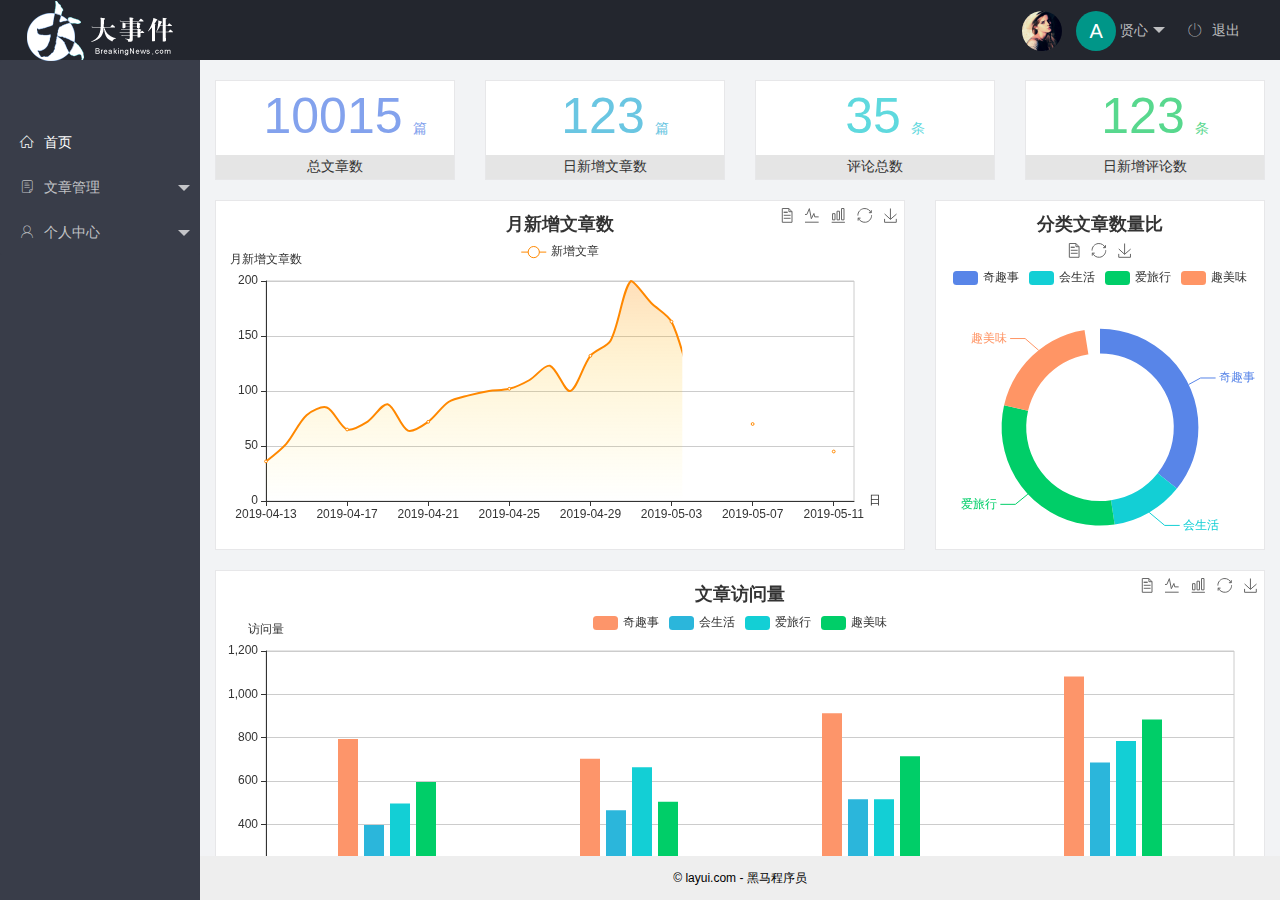
<file: assets/index.html>
<!DOCTYPE html>
<html>

<head>
    <meta charset="utf-8">
    <meta name="viewport" content="width=device-width, initial-scale=1, maximum-scale=1">
    <title>我的项目</title>
    <link rel="stylesheet" href="./fonts/iconfont.css">
    <link rel="stylesheet" href="./lib/layui/css/layui.css">
    <link rel="stylesheet" href="./css/index.css">
</head>

<body class="layui-layout-body">
    <div class="layui-layout layui-layout-admin">
        <div class="layui-header">
            <div class="layui-logo">
                <img src="./images/logo.png" alt="">
            </div>
            <!-- 头部区域（可配合layui已有的水平导航） -->

            <ul class="layui-nav layui-layout-right">
                <li class="layui-nav-item">
                    <a href="javascript:;">

                        <img src="./images/sample.jpg" alt="" class="avater">
                        <span class="text-avater">A</span> 贤心
                    </a>
                    <dl class="layui-nav-child">
                        <dd><a href="">基本资料</a></dd>
                        <dd><a href="">更换头像</a></dd>
                        <dd><a href="">重置密码</a></dd>
                    </dl>
                </li>
                <li class="layui-nav-item"><a href="javascript:;" id="logout"><span class="iconfont icon-tuichu"></span>退出</a></li>
            </ul>
        </div>

        <div class="layui-side layui-bg-black">
            <div class="layui-side-scroll">
                <!-- 左侧导航区域（可配合layui已有的垂直导航） -->
                <ul class="layui-nav layui-nav-tree" lay-filter="test" lay-shrink="all">
                    <li class="user-info">
                        <img src="./images/sample.jpg" alt="" class="avater" style="display: none;">
                        <span class="text-avater" style="display: none;">A</span>
                        <span class="nickname" style="display: none;">欢迎 ×××</span>
                    </li>
                    <li class="layui-nav-item layui-nav-itemed">
                        <a class="" href="../home/dashboard.html" target="fm"><span class="iconfont icon-home"></span>首页</a>
                    </li>
                    <li class="layui-nav-item">
                        <a href="javascript:;"><span class="iconfont icon-16"></span>文章管理</a>
                        <dl class="layui-nav-child">
                            <dd><a href="./demo.html" target="fm"><i class="layui-icon layui-icon-app"></i>文章类别</a></dd>
                            <dd><a href="javascript:;"><i class="layui-icon layui-icon-app"></i>文章列表</a></dd>
                            <dd><a href="javascript:;"><i class="layui-icon layui-icon-app"></i>发表文章</a></dd>
                        </dl>
                    </li>
                    <li class="layui-nav-item">
                        <a href="javascript:;"><span class="iconfont icon-user"></span>个人中心</a>
                        <dl class="layui-nav-child">
                            <dd>
                                <a href="javascript:;"><i class="layui-icon layui-icon-app"></i>基本资料</a>
                            </dd>
                            <dd><a href="javascript:;"><i class="layui-icon layui-icon-app"></i>更换头像</a></dd>
                            <dd><a href="javascript:;"><i class="layui-icon layui-icon-app"></i>重置密码</a></dd>
                        </dl>
                    </li>


                </ul>
            </div>
        </div>

        <div class="layui-body">
            <!-- 内容主体区域 -->
            <iframe name="fm" src="../home/dashboard.html" frameborder="0"></iframe>
        </div>

        <div class="layui-footer">
            <!-- 底部固定区域 -->
            © layui.com - 黑马程序员
        </div>
    </div>
    <script src="./lib/axios.js"></script>
    <script src="./lib/jquery.js"></script>
    <script src="./js/commAPI.js"></script>
    <script src="./lib/layui/layui.all.js"></script>
    <script src="./js/index.js"></script>
    <script>
        //JavaScript代码区域
        layui.use('element', function() {
            var element = layui.element;

        });
    </script>
</body>

</html>
</file>
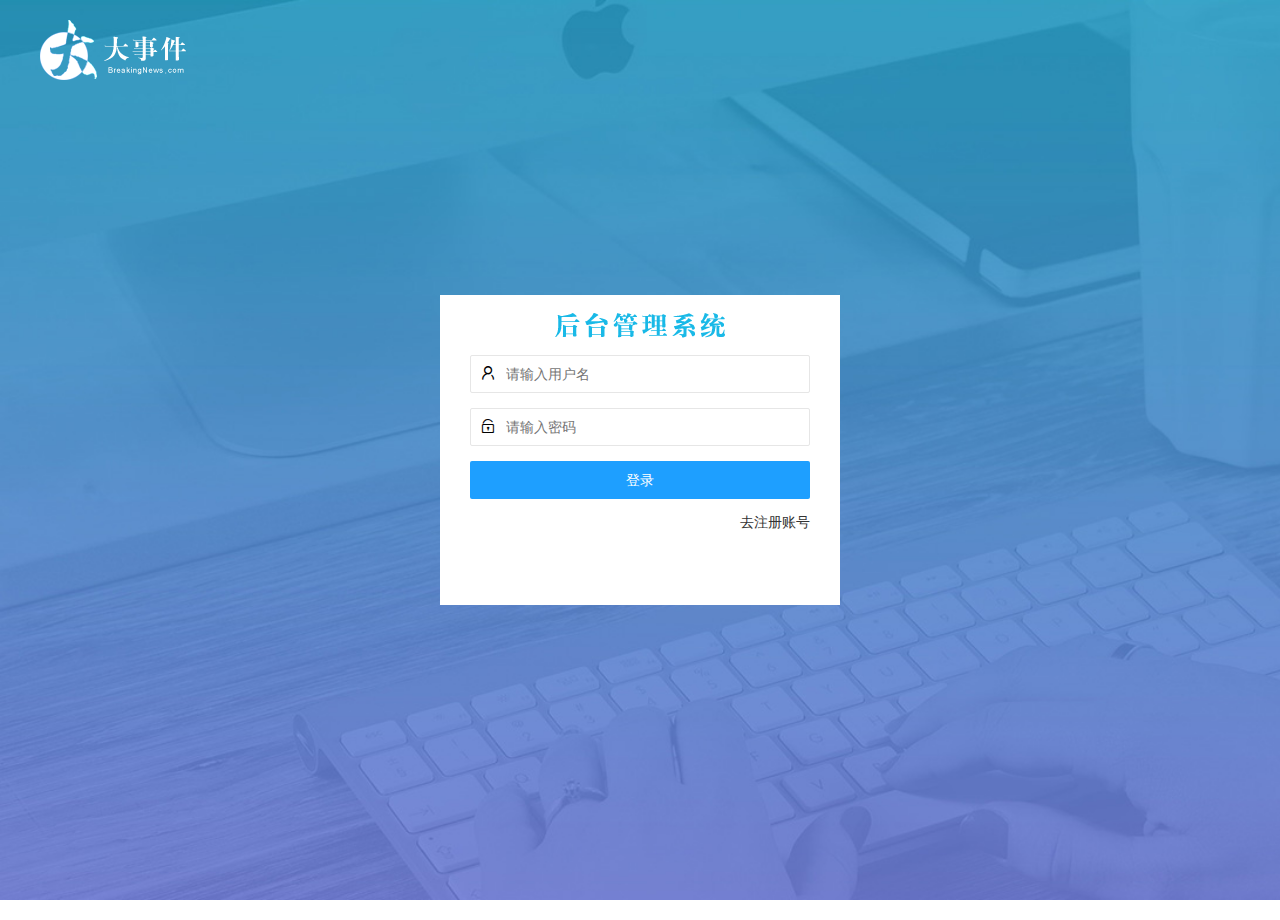
<file: assets/login.html>
<!DOCTYPE html>
<html lang="en">

<head>
    <meta charset="UTF-8">
    <meta name="viewport" content="width=device-width, initial-scale=1.0">
    <title>Document</title>
    <link rel="stylesheet" href="./lib/layui/css/layui.css">
    <link rel="stylesheet" href="./css/login.css">
</head>

<body>
    <div class="logo">
        <img src="./images/logo.png" alt="">
    </div>
    <div class="content">
        <div class="tittle">
            <img src="./images/login_title.png" alt="">
        </div>

        <form class="layui-form reg-form" action="" style="display: none;">
            <div class="layui-form-item">
                <i class="layui-icon layui-icon-username"></i>
                <input type="text" name="username" required lay-verify="required" placeholder="请输入用户名" autocomplete="off" class="layui-input">
            </div>
            <div class="layui-form-item">
                <i class="layui-icon layui-icon-password"></i>
                <input id='pass' type="password" name="password" required lay-verify="required|pass" placeholder="请输入密码" autocomplete="off" class="layui-input">
            </div>
            <div class="layui-form-item">
                <i class="layui-icon layui-icon-password"></i>
                <input type="password" required lay-verify="required|samePass" placeholder="请再次输入密码" autocomplete="off" class="layui-input">
            </div>
            <div class="layui-form-item">
                <button class="layui-btn layui-btn layui-btn-fluid layui-btn layui-btn-normal" lay-submit lay-filter="formDemo">立即提交</button>
            </div>
            <div class="link">
                <a href="javascript:;">去登录</a>
            </div>
        </form>

        <form class="layui-form login-form" action="">
            <div class="layui-form-item">
                <i class="layui-icon layui-icon-username"></i>
                <input type="text" name="username" required lay-verify="required" placeholder="请输入用户名" autocomplete="off" class="layui-input">
            </div>
            <div class="layui-form-item">
                <i class="layui-icon layui-icon-password"></i>
                <input type="password" name="password" required lay-verify="required|pass" placeholder="请输入密码" autocomplete="off" class="layui-input">
            </div>

            <div class="layui-form-item">
                <button class="layui-btn layui-btn layui-btn-fluid layui-btn layui-btn-normal" lay-submit lay-filter="formDemo">登录</button>
            </div>
            <div class="link">
                <a href="javascript:;">去注册账号</a>
            </div>
        </form>
    </div>

    <script src="./lib/axios.js"></script>
    <script src="./lib/jquery.js"></script>
    <script src="./js/commAPI.js"></script>
    <script src="./lib/layui/layui.all.js"></script>
    <script src="./js/login.js"></script>
</body>

</html>
</file>
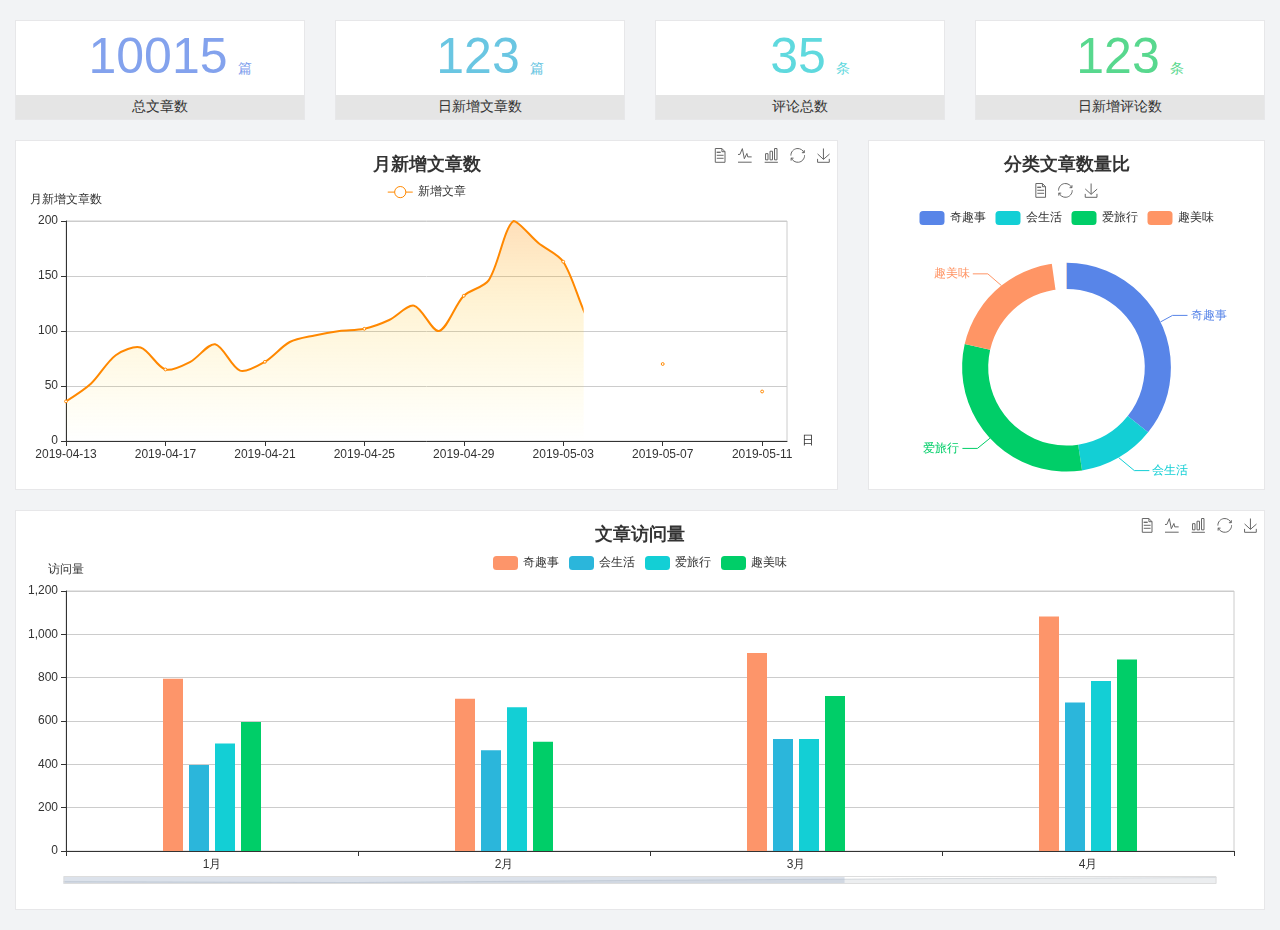
<file: home/dashboard.html>
<!DOCTYPE html>
<html lang="en">

<head>
  <meta charset="UTF-8">
  <meta name="viewport" content="width=device-width, initial-scale=1.0">
  <meta http-equiv="X-UA-Compatible" content="ie=edge">
  <title>图表统计</title>
  <link rel="stylesheet" href="../assets/lib/bootstrap.css" />
  <link rel="stylesheet" href="../assets/lib/main.css" />
  <script src="../assets/lib/jquery.js"></script>
  <script type="text/javascript" src="../assets/lib/echarts.min.js"></script>
</head>

<body>
  <div class="container-fluid">
    <div class="row spannel_list">
      <div class="col-sm-3 col-xs-6">
        <div class="spannel">
          <em>10015</em><span>篇</span>
          <b>总文章数</b>
        </div>
      </div>
      <div class="col-sm-3 col-xs-6">
        <div class="spannel scolor01">
          <em>123</em><span>篇</span>
          <b>日新增文章数</b>
        </div>
      </div>
      <div class="col-sm-3 col-xs-6">
        <div class="spannel scolor02">
          <em>35</em><span>条</span>
          <b>评论总数</b>
        </div>
      </div>
      <div class="col-sm-3 col-xs-6">
        <div class="spannel scolor03">
          <em>123</em><span>条</span>
          <b>日新增评论数</b>
        </div>
      </div>
    </div>
  </div>

  <div class="container-fluid">
    <div class="row curve-pie">
      <div class="col-lg-8 col-md-8">
        <div class="gragh_pannel" id="curve_show"></div>
      </div>
      <div class="col-lg-4 col-md-4">
        <div class="gragh_pannel" id="pie_show"></div>
      </div>
    </div>
  </div>

  <div class="container-fluid">
    <div class="column_pannel" id="column_show"></div>
  </div>

  <script>
    var oChart = echarts.init(document.getElementById('curve_show'));
    var aList_all = [
      { 'count': 36, 'date': '2019-04-13' },
      { 'count': 52, 'date': '2019-04-14' },
      { 'count': 78, 'date': '2019-04-15' },
      { 'count': 85, 'date': '2019-04-16' },
      { 'count': 65, 'date': '2019-04-17' },
      { 'count': 72, 'date': '2019-04-18' },
      { 'count': 88, 'date': '2019-04-19' },
      { 'count': 64, 'date': '2019-04-20' },
      { 'count': 72, 'date': '2019-04-21' },
      { 'count': 90, 'date': '2019-04-22' },
      { 'count': 96, 'date': '2019-04-23' },
      { 'count': 100, 'date': '2019-04-24' },
      { 'count': 102, 'date': '2019-04-25' },
      { 'count': 110, 'date': '2019-04-26' },
      { 'count': 123, 'date': '2019-04-27' },
      { 'count': 100, 'date': '2019-04-28' },
      { 'count': 132, 'date': '2019-04-29' },
      { 'count': 146, 'date': '2019-04-30' },
      { 'count': 200, 'date': '2019-05-01' },
      { 'count': 180, 'date': '2019-05-02' },
      { 'count': 163, 'date': '2019-05-03' },
      { 'count': 110, 'date': '2019-05-04' },
      { 'count': 80, 'date': '2019-05-05' },
      { 'count': 82, 'date': '2019-05-06' },
      { 'count': 70, 'date': '2019-05-07' },
      { 'count': 65, 'date': '2019-05-08' },
      { 'count': 54, 'date': '2019-05-09' },
      { 'count': 40, 'date': '2019-05-10' },
      { 'count': 45, 'date': '2019-05-11' },
      { 'count': 38, 'date': '2019-05-12' },
    ];

    let aCount = [];
    let aDate = [];

    for (var i = 0; i < aList_all.length; i++) {
      aCount.push(aList_all[i].count);
      aDate.push(aList_all[i].date);
    }

    var chartopt = {
      title: {
        text: '月新增文章数',
        left: 'center',
        top: '10'
      },
      tooltip: {
        trigger: 'axis'
      },
      legend: {
        data: ['新增文章'],
        top: '40'
      },
      toolbox: {
        show: true,
        feature: {
          mark: { show: true },
          dataView: { show: true, readOnly: false },
          magicType: { show: true, type: ['line', 'bar'] },
          restore: { show: true },
          saveAsImage: { show: true }
        }
      },
      calculable: true,
      xAxis: [
        {
          name: '日',
          type: 'category',
          boundaryGap: false,
          data: aDate
        }
      ],
      yAxis: [
        {
          name: '月新增文章数',
          type: 'value'
        }
      ],
      series: [
        {
          name: '新增文章',
          type: 'line',
          smooth: true,
          itemStyle: { normal: { areaStyle: { type: 'default' }, color: '#f80' }, lineStyle: { color: '#f80' } },
          data: aCount
        }],
      areaStyle: {
        normal: {
          color: new echarts.graphic.LinearGradient(0, 0, 0, 1, [{
            offset: 0,
            color: 'rgba(255,136,0,0.39)'
          }, {
            offset: .34,
            color: 'rgba(255,180,0,0.25)'
          }, {
            offset: 1,
            color: 'rgba(255,222,0,0.00)'
          }])

        }
      },
      grid: {
        show: true,
        x: 50,
        x2: 50,
        y: 80,
        height: 220
      }
    };

    oChart.setOption(chartopt);


    var oPie = echarts.init(document.getElementById('pie_show'));
    var oPieopt =
    {
      title: {
        top: 10,
        text: '分类文章数量比',
        x: 'center'
      },
      tooltip: {
        trigger: 'item',
        formatter: "{a} <br/>{b} : {c} ({d}%)"
      },
      color: ['#5885e8', '#13cfd5', '#00ce68', '#ff9565'],
      legend: {
        x: 'center',
        top: 65,
        data: ['奇趣事', '会生活', '爱旅行', '趣美味']
      },
      toolbox: {
        show: true,
        x: 'center',
        top: 35,
        feature: {
          mark: { show: true },
          dataView: { show: true, readOnly: false },
          magicType: {
            show: true,
            type: ['pie', 'funnel'],
            option: {
              funnel: {
                x: '25%',
                width: '50%',
                funnelAlign: 'left',
                max: 1548
              }
            }
          },
          restore: { show: true },
          saveAsImage: { show: true }
        }
      },
      calculable: true,
      series: [
        {
          name: '访问来源',
          type: 'pie',
          radius: ['45%', '60%'],
          center: ['50%', '65%'],
          data: [
            { value: 300, name: '奇趣事' },
            { value: 100, name: '会生活' },
            { value: 260, name: '爱旅行' },
            { value: 180, name: '趣美味' }
          ]
        }
      ]
    };
    oPie.setOption(oPieopt);



    var oColumn = this.echarts.init(document.getElementById('column_show'));
    var oColumnopt =
    {
      title: {
        text: '文章访问量',
        left: 'center',
        top: '10'
      },
      tooltip: {
        trigger: 'axis'
      },
      legend: {
        data: ['奇趣事', '会生活', '爱旅行', '趣美味'],
        top: '40'
      },
      toolbox: {
        show: true,
        feature: {
          mark: { show: true },
          dataView: { show: true, readOnly: false },
          magicType: { show: true, type: ['line', 'bar'] },
          restore: { show: true },
          saveAsImage: { show: true }
        }
      },
      calculable: true,
      xAxis: [
        {
          type: 'category',
          data: ['1月', '2月', '3月', '4月', '5月']
        }
      ],
      yAxis: [
        {
          name: '访问量',
          type: 'value'
        }
      ],
      series: [
        {
          name: '奇趣事',
          type: 'bar',
          barWidth: 20,
          itemStyle: {
            normal: { areaStyle: { type: 'default' }, color: '#fd956a' }
          },
          data: [800, 708, 920, 1090, 1200]
        },
        {
          name: '会生活',
          type: 'bar',
          barWidth: 20,
          itemStyle: {
            normal: { areaStyle: { type: 'default' }, color: '#2bb6db' }
          },
          data: [400, 468, 520, 690, 800]
        },
        {
          name: '爱旅行',
          type: 'bar',
          barWidth: 20,
          itemStyle: {
            normal: { areaStyle: { type: 'default' }, color: '#13cfd5' }
          },
          data: [500, 668, 520, 790, 900]
        },
        {
          name: '趣美味',
          type: 'bar',
          barWidth: 20,
          itemStyle: {
            normal: { areaStyle: { type: 'default' }, color: '#00ce68' }
          },
          data: [600, 508, 720, 890, 1000]
        }
      ],
      grid: {
        show: true,
        x: 50,
        x2: 30,
        y: 80,
        height: 260
      },
      dataZoom: [//给x轴设置滚动条
        {
          start: 0,//默认为0
          end: 100 - 1000 / 31,//默认为100
          type: 'slider',
          show: true,
          xAxisIndex: [0],
          handleSize: 0,//滑动条的 左右2个滑动条的大小
          height: 8,//组件高度
          left: 45, //左边的距离
          right: 50,//右边的距离
          bottom: 26,//右边的距离
          handleColor: '#ddd',//h滑动图标的颜色
          handleStyle: {
            borderColor: "#cacaca",
            borderWidth: "1",
            shadowBlur: 2,
            background: "#ddd",
            shadowColor: "#ddd",
          }
        }]
    };
    oColumn.setOption(oColumnopt);
  </script>
</body>

</html>
</file>
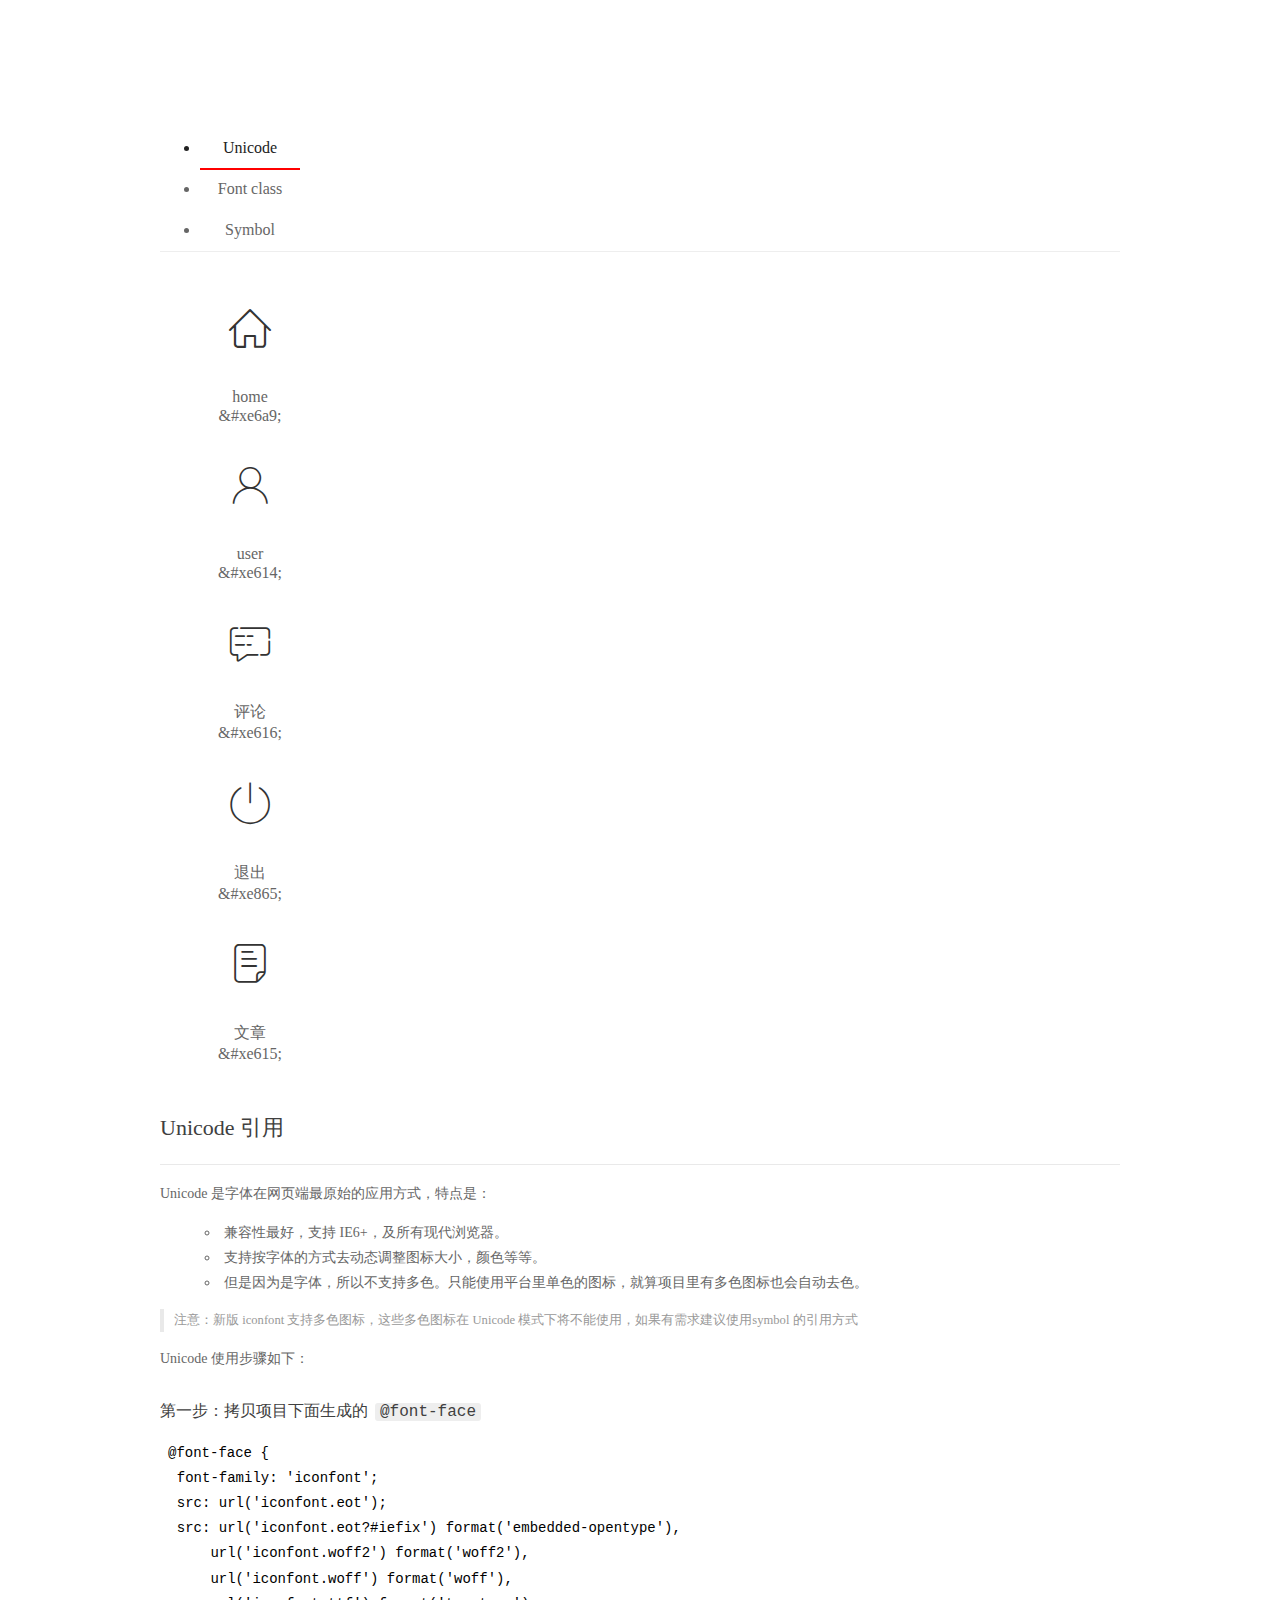
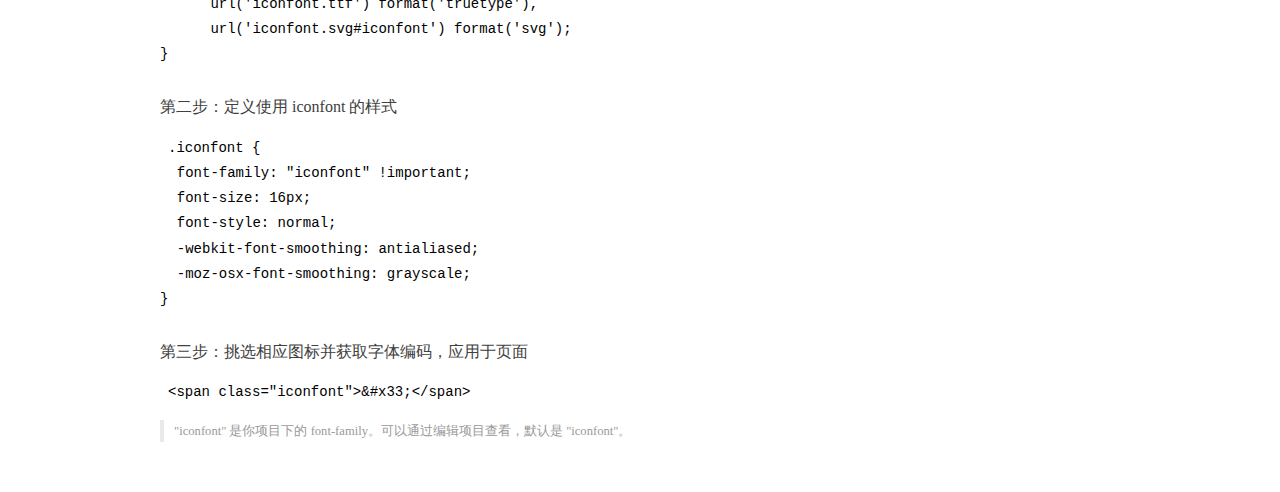
<file: assets/fonts/demo_index.html>
<!DOCTYPE html>
<html>
<head>
  <meta charset="utf-8"/>
  <title>IconFont Demo</title>
  <link rel="shortcut icon" href="https://gtms04.alicdn.com/tps/i4/TB1_oz6GVXXXXaFXpXXJDFnIXXX-64-64.ico" type="image/x-icon"/>
  <link rel="stylesheet" href="https://g.alicdn.com/thx/cube/1.3.2/cube.min.css">
  <link rel="stylesheet" href="demo.css">
  <link rel="stylesheet" href="iconfont.css">
  <script src="iconfont.js"></script>
  <!-- jQuery -->
  <script src="https://a1.alicdn.com/oss/uploads/2018/12/26/7bfddb60-08e8-11e9-9b04-53e73bb6408b.js"></script>
  <!-- 代码高亮 -->
  <script src="https://a1.alicdn.com/oss/uploads/2018/12/26/a3f714d0-08e6-11e9-8a15-ebf944d7534c.js"></script>
</head>
<body>
  <div class="main">
    <h1 class="logo"><a href="https://www.iconfont.cn/" title="iconfont 首页" target="_blank">&#xe86b;</a></h1>
    <div class="nav-tabs">
      <ul id="tabs" class="dib-box">
        <li class="dib active"><span>Unicode</span></li>
        <li class="dib"><span>Font class</span></li>
        <li class="dib"><span>Symbol</span></li>
      </ul>
      
    </div>
    <div class="tab-container">
      <div class="content unicode" style="display: block;">
          <ul class="icon_lists dib-box">
          
            <li class="dib">
              <span class="icon iconfont">&#xe6a9;</span>
                <div class="name">home</div>
                <div class="code-name">&amp;#xe6a9;</div>
              </li>
          
            <li class="dib">
              <span class="icon iconfont">&#xe614;</span>
                <div class="name">user</div>
                <div class="code-name">&amp;#xe614;</div>
              </li>
          
            <li class="dib">
              <span class="icon iconfont">&#xe616;</span>
                <div class="name">评论</div>
                <div class="code-name">&amp;#xe616;</div>
              </li>
          
            <li class="dib">
              <span class="icon iconfont">&#xe865;</span>
                <div class="name">退出</div>
                <div class="code-name">&amp;#xe865;</div>
              </li>
          
            <li class="dib">
              <span class="icon iconfont">&#xe615;</span>
                <div class="name">文章</div>
                <div class="code-name">&amp;#xe615;</div>
              </li>
          
          </ul>
          <div class="article markdown">
          <h2 id="unicode-">Unicode 引用</h2>
          <hr>

          <p>Unicode 是字体在网页端最原始的应用方式，特点是：</p>
          <ul>
            <li>兼容性最好，支持 IE6+，及所有现代浏览器。</li>
            <li>支持按字体的方式去动态调整图标大小，颜色等等。</li>
            <li>但是因为是字体，所以不支持多色。只能使用平台里单色的图标，就算项目里有多色图标也会自动去色。</li>
          </ul>
          <blockquote>
            <p>注意：新版 iconfont 支持多色图标，这些多色图标在 Unicode 模式下将不能使用，如果有需求建议使用symbol 的引用方式</p>
          </blockquote>
          <p>Unicode 使用步骤如下：</p>
          <h3 id="-font-face">第一步：拷贝项目下面生成的 <code>@font-face</code></h3>
<pre><code class="language-css"
>@font-face {
  font-family: 'iconfont';
  src: url('iconfont.eot');
  src: url('iconfont.eot?#iefix') format('embedded-opentype'),
      url('iconfont.woff2') format('woff2'),
      url('iconfont.woff') format('woff'),
      url('iconfont.ttf') format('truetype'),
      url('iconfont.svg#iconfont') format('svg');
}
</code></pre>
          <h3 id="-iconfont-">第二步：定义使用 iconfont 的样式</h3>
<pre><code class="language-css"
>.iconfont {
  font-family: "iconfont" !important;
  font-size: 16px;
  font-style: normal;
  -webkit-font-smoothing: antialiased;
  -moz-osx-font-smoothing: grayscale;
}
</code></pre>
          <h3 id="-">第三步：挑选相应图标并获取字体编码，应用于页面</h3>
<pre>
<code class="language-html"
>&lt;span class="iconfont"&gt;&amp;#x33;&lt;/span&gt;
</code></pre>
          <blockquote>
            <p>"iconfont" 是你项目下的 font-family。可以通过编辑项目查看，默认是 "iconfont"。</p>
          </blockquote>
          </div>
      </div>
      <div class="content font-class">
        <ul class="icon_lists dib-box">
          
          <li class="dib">
            <span class="icon iconfont icon-home"></span>
            <div class="name">
              home
            </div>
            <div class="code-name">.icon-home
            </div>
          </li>
          
          <li class="dib">
            <span class="icon iconfont icon-user"></span>
            <div class="name">
              user
            </div>
            <div class="code-name">.icon-user
            </div>
          </li>
          
          <li class="dib">
            <span class="icon iconfont icon-pinglun"></span>
            <div class="name">
              评论
            </div>
            <div class="code-name">.icon-pinglun
            </div>
          </li>
          
          <li class="dib">
            <span class="icon iconfont icon-tuichu"></span>
            <div class="name">
              退出
            </div>
            <div class="code-name">.icon-tuichu
            </div>
          </li>
          
          <li class="dib">
            <span class="icon iconfont icon-16"></span>
            <div class="name">
              文章
            </div>
            <div class="code-name">.icon-16
            </div>
          </li>
          
        </ul>
        <div class="article markdown">
        <h2 id="font-class-">font-class 引用</h2>
        <hr>

        <p>font-class 是 Unicode 使用方式的一种变种，主要是解决 Unicode 书写不直观，语意不明确的问题。</p>
        <p>与 Unicode 使用方式相比，具有如下特点：</p>
        <ul>
          <li>兼容性良好，支持 IE8+，及所有现代浏览器。</li>
          <li>相比于 Unicode 语意明确，书写更直观。可以很容易分辨这个 icon 是什么。</li>
          <li>因为使用 class 来定义图标，所以当要替换图标时，只需要修改 class 里面的 Unicode 引用。</li>
          <li>不过因为本质上还是使用的字体，所以多色图标还是不支持的。</li>
        </ul>
        <p>使用步骤如下：</p>
        <h3 id="-fontclass-">第一步：引入项目下面生成的 fontclass 代码：</h3>
<pre><code class="language-html">&lt;link rel="stylesheet" href="./iconfont.css"&gt;
</code></pre>
        <h3 id="-">第二步：挑选相应图标并获取类名，应用于页面：</h3>
<pre><code class="language-html">&lt;span class="iconfont icon-xxx"&gt;&lt;/span&gt;
</code></pre>
        <blockquote>
          <p>"
            iconfont" 是你项目下的 font-family。可以通过编辑项目查看，默认是 "iconfont"。</p>
        </blockquote>
      </div>
      </div>
      <div class="content symbol">
          <ul class="icon_lists dib-box">
          
            <li class="dib">
                <svg class="icon svg-icon" aria-hidden="true">
                  <use xlink:href="#icon-home"></use>
                </svg>
                <div class="name">home</div>
                <div class="code-name">#icon-home</div>
            </li>
          
            <li class="dib">
                <svg class="icon svg-icon" aria-hidden="true">
                  <use xlink:href="#icon-user"></use>
                </svg>
                <div class="name">user</div>
                <div class="code-name">#icon-user</div>
            </li>
          
            <li class="dib">
                <svg class="icon svg-icon" aria-hidden="true">
                  <use xlink:href="#icon-pinglun"></use>
                </svg>
                <div class="name">评论</div>
                <div class="code-name">#icon-pinglun</div>
            </li>
          
            <li class="dib">
                <svg class="icon svg-icon" aria-hidden="true">
                  <use xlink:href="#icon-tuichu"></use>
                </svg>
                <div class="name">退出</div>
                <div class="code-name">#icon-tuichu</div>
            </li>
          
            <li class="dib">
                <svg class="icon svg-icon" aria-hidden="true">
                  <use xlink:href="#icon-16"></use>
                </svg>
                <div class="name">文章</div>
                <div class="code-name">#icon-16</div>
            </li>
          
          </ul>
          <div class="article markdown">
          <h2 id="symbol-">Symbol 引用</h2>
          <hr>

          <p>这是一种全新的使用方式，应该说这才是未来的主流，也是平台目前推荐的用法。相关介绍可以参考这篇<a href="">文章</a>
            这种用法其实是做了一个 SVG 的集合，与另外两种相比具有如下特点：</p>
          <ul>
            <li>支持多色图标了，不再受单色限制。</li>
            <li>通过一些技巧，支持像字体那样，通过 <code>font-size</code>, <code>color</code> 来调整样式。</li>
            <li>兼容性较差，支持 IE9+，及现代浏览器。</li>
            <li>浏览器渲染 SVG 的性能一般，还不如 png。</li>
          </ul>
          <p>使用步骤如下：</p>
          <h3 id="-symbol-">第一步：引入项目下面生成的 symbol 代码：</h3>
<pre><code class="language-html">&lt;script src="./iconfont.js"&gt;&lt;/script&gt;
</code></pre>
          <h3 id="-css-">第二步：加入通用 CSS 代码（引入一次就行）：</h3>
<pre><code class="language-html">&lt;style&gt;
.icon {
  width: 1em;
  height: 1em;
  vertical-align: -0.15em;
  fill: currentColor;
  overflow: hidden;
}
&lt;/style&gt;
</code></pre>
          <h3 id="-">第三步：挑选相应图标并获取类名，应用于页面：</h3>
<pre><code class="language-html">&lt;svg class="icon" aria-hidden="true"&gt;
  &lt;use xlink:href="#icon-xxx"&gt;&lt;/use&gt;
&lt;/svg&gt;
</code></pre>
          </div>
      </div>

    </div>
  </div>
  <script>
  $(document).ready(function () {
      $('.tab-container .content:first').show()

      $('#tabs li').click(function (e) {
        var tabContent = $('.tab-container .content')
        var index = $(this).index()

        if ($(this).hasClass('active')) {
          return
        } else {
          $('#tabs li').removeClass('active')
          $(this).addClass('active')

          tabContent.hide().eq(index).fadeIn()
        }
      })
    })
  </script>
</body>
</html>
</file>
<file: assets/fonts/iconfont.css>
@font-face {font-family: "iconfont";
  src: url('iconfont.eot?t=1576139966484'); /* IE9 */
  src: url('iconfont.eot?t=1576139966484#iefix') format('embedded-opentype'), /* IE6-IE8 */
  url('[data-uri]') format('woff2'),
  url('iconfont.woff?t=1576139966484') format('woff'),
  url('iconfont.ttf?t=1576139966484') format('truetype'), /* chrome, firefox, opera, Safari, Android, iOS 4.2+ */
  url('iconfont.svg?t=1576139966484#iconfont') format('svg'); /* iOS 4.1- */
}

.iconfont {
  font-family: "iconfont" !important;
  font-size: 16px;
  font-style: normal;
  -webkit-font-smoothing: antialiased;
  -moz-osx-font-smoothing: grayscale;
}

.icon-home:before {
  content: "\e6a9";
}

.icon-user:before {
  content: "\e614";
}

.icon-pinglun:before {
  content: "\e616";
}

.icon-tuichu:before {
  content: "\e865";
}

.icon-16:before {
  content: "\e615";
}
</file>
<file: assets/lib/layui/css/layui.css>
/** layui-v2.5.5 MIT License By https://www.layui.com */
 .layui-inline,img{display:inline-block;vertical-align:middle}h1,h2,h3,h4,h5,h6{font-weight:400}.layui-edge,.layui-header,.layui-inline,.layui-main{position:relative}.layui-body,.layui-edge,.layui-elip{overflow:hidden}.layui-btn,.layui-edge,.layui-inline,img{vertical-align:middle}.layui-btn,.layui-disabled,.layui-icon,.layui-unselect{-moz-user-select:none;-webkit-user-select:none;-ms-user-select:none}.layui-elip,.layui-form-checkbox span,.layui-form-pane .layui-form-label{text-overflow:ellipsis;white-space:nowrap}.layui-breadcrumb,.layui-tree-btnGroup{visibility:hidden}blockquote,body,button,dd,div,dl,dt,form,h1,h2,h3,h4,h5,h6,input,li,ol,p,pre,td,textarea,th,ul{margin:0;padding:0;-webkit-tap-highlight-color:rgba(0,0,0,0)}a:active,a:hover{outline:0}img{border:none}li{list-style:none}table{border-collapse:collapse;border-spacing:0}h4,h5,h6{font-size:100%}button,input,optgroup,option,select,textarea{font-family:inherit;font-size:inherit;font-style:inherit;font-weight:inherit;outline:0}pre{white-space:pre-wrap;white-space:-moz-pre-wrap;white-space:-pre-wrap;white-space:-o-pre-wrap;word-wrap:break-word}body{line-height:24px;font:14px Helvetica Neue,Helvetica,PingFang SC,Tahoma,Arial,sans-serif}hr{height:1px;margin:10px 0;border:0;clear:both}a{color:#333;text-decoration:none}a:hover{color:#777}a cite{font-style:normal;*cursor:pointer}.layui-border-box,.layui-border-box *{box-sizing:border-box}.layui-box,.layui-box *{box-sizing:content-box}.layui-clear{clear:both;*zoom:1}.layui-clear:after{content:'\20';clear:both;*zoom:1;display:block;height:0}.layui-inline{*display:inline;*zoom:1}.layui-edge{display:inline-block;width:0;height:0;border-width:6px;border-style:dashed;border-color:transparent}.layui-edge-top{top:-4px;border-bottom-color:#999;border-bottom-style:solid}.layui-edge-right{border-left-color:#999;border-left-style:solid}.layui-edge-bottom{top:2px;border-top-color:#999;border-top-style:solid}.layui-edge-left{border-right-color:#999;border-right-style:solid}.layui-disabled,.layui-disabled:hover{color:#d2d2d2!important;cursor:not-allowed!important}.layui-circle{border-radius:100%}.layui-show{display:block!important}.layui-hide{display:none!important}@font-face{font-family:layui-icon;src:url(../font/iconfont.eot?v=250);src:url(../font/iconfont.eot?v=250#iefix) format('embedded-opentype'),url(../font/iconfont.woff2?v=250) format('woff2'),url(../font/iconfont.woff?v=250) format('woff'),url(../font/iconfont.ttf?v=250) format('truetype'),url(../font/iconfont.svg?v=250#layui-icon) format('svg')}.layui-icon{font-family:layui-icon!important;font-size:16px;font-style:normal;-webkit-font-smoothing:antialiased;-moz-osx-font-smoothing:grayscale}.layui-icon-reply-fill:before{content:"\e611"}.layui-icon-set-fill:before{content:"\e614"}.layui-icon-menu-fill:before{content:"\e60f"}.layui-icon-search:before{content:"\e615"}.layui-icon-share:before{content:"\e641"}.layui-icon-set-sm:before{content:"\e620"}.layui-icon-engine:before{content:"\e628"}.layui-icon-close:before{content:"\1006"}.layui-icon-close-fill:before{content:"\1007"}.layui-icon-chart-screen:before{content:"\e629"}.layui-icon-star:before{content:"\e600"}.layui-icon-circle-dot:before{content:"\e617"}.layui-icon-chat:before{content:"\e606"}.layui-icon-release:before{content:"\e609"}.layui-icon-list:before{content:"\e60a"}.layui-icon-chart:before{content:"\e62c"}.layui-icon-ok-circle:before{content:"\1005"}.layui-icon-layim-theme:before{content:"\e61b"}.layui-icon-table:before{content:"\e62d"}.layui-icon-right:before{content:"\e602"}.layui-icon-left:before{content:"\e603"}.layui-icon-cart-simple:before{content:"\e698"}.layui-icon-face-cry:before{content:"\e69c"}.layui-icon-face-smile:before{content:"\e6af"}.layui-icon-survey:before{content:"\e6b2"}.layui-icon-tree:before{content:"\e62e"}.layui-icon-upload-circle:before{content:"\e62f"}.layui-icon-add-circle:before{content:"\e61f"}.layui-icon-download-circle:before{content:"\e601"}.layui-icon-templeate-1:before{content:"\e630"}.layui-icon-util:before{content:"\e631"}.layui-icon-face-surprised:before{content:"\e664"}.layui-icon-edit:before{content:"\e642"}.layui-icon-speaker:before{content:"\e645"}.layui-icon-down:before{content:"\e61a"}.layui-icon-file:before{content:"\e621"}.layui-icon-layouts:before{content:"\e632"}.layui-icon-rate-half:before{content:"\e6c9"}.layui-icon-add-circle-fine:before{content:"\e608"}.layui-icon-prev-circle:before{content:"\e633"}.layui-icon-read:before{content:"\e705"}.layui-icon-404:before{content:"\e61c"}.layui-icon-carousel:before{content:"\e634"}.layui-icon-help:before{content:"\e607"}.layui-icon-code-circle:before{content:"\e635"}.layui-icon-water:before{content:"\e636"}.layui-icon-username:before{content:"\e66f"}.layui-icon-find-fill:before{content:"\e670"}.layui-icon-about:before{content:"\e60b"}.layui-icon-location:before{content:"\e715"}.layui-icon-up:before{content:"\e619"}.layui-icon-pause:before{content:"\e651"}.layui-icon-date:before{content:"\e637"}.layui-icon-layim-uploadfile:before{content:"\e61d"}.layui-icon-delete:before{content:"\e640"}.layui-icon-play:before{content:"\e652"}.layui-icon-top:before{content:"\e604"}.layui-icon-friends:before{content:"\e612"}.layui-icon-refresh-3:before{content:"\e9aa"}.layui-icon-ok:before{content:"\e605"}.layui-icon-layer:before{content:"\e638"}.layui-icon-face-smile-fine:before{content:"\e60c"}.layui-icon-dollar:before{content:"\e659"}.layui-icon-group:before{content:"\e613"}.layui-icon-layim-download:before{content:"\e61e"}.layui-icon-picture-fine:before{content:"\e60d"}.layui-icon-link:before{content:"\e64c"}.layui-icon-diamond:before{content:"\e735"}.layui-icon-log:before{content:"\e60e"}.layui-icon-rate-solid:before{content:"\e67a"}.layui-icon-fonts-del:before{content:"\e64f"}.layui-icon-unlink:before{content:"\e64d"}.layui-icon-fonts-clear:before{content:"\e639"}.layui-icon-triangle-r:before{content:"\e623"}.layui-icon-circle:before{content:"\e63f"}.layui-icon-radio:before{content:"\e643"}.layui-icon-align-center:before{content:"\e647"}.layui-icon-align-right:before{content:"\e648"}.layui-icon-align-left:before{content:"\e649"}.layui-icon-loading-1:before{content:"\e63e"}.layui-icon-return:before{content:"\e65c"}.layui-icon-fonts-strong:before{content:"\e62b"}.layui-icon-upload:before{content:"\e67c"}.layui-icon-dialogue:before{content:"\e63a"}.layui-icon-video:before{content:"\e6ed"}.layui-icon-headset:before{content:"\e6fc"}.layui-icon-cellphone-fine:before{content:"\e63b"}.layui-icon-add-1:before{content:"\e654"}.layui-icon-face-smile-b:before{content:"\e650"}.layui-icon-fonts-html:before{content:"\e64b"}.layui-icon-form:before{content:"\e63c"}.layui-icon-cart:before{content:"\e657"}.layui-icon-camera-fill:before{content:"\e65d"}.layui-icon-tabs:before{content:"\e62a"}.layui-icon-fonts-code:before{content:"\e64e"}.layui-icon-fire:before{content:"\e756"}.layui-icon-set:before{content:"\e716"}.layui-icon-fonts-u:before{content:"\e646"}.layui-icon-triangle-d:before{content:"\e625"}.layui-icon-tips:before{content:"\e702"}.layui-icon-picture:before{content:"\e64a"}.layui-icon-more-vertical:before{content:"\e671"}.layui-icon-flag:before{content:"\e66c"}.layui-icon-loading:before{content:"\e63d"}.layui-icon-fonts-i:before{content:"\e644"}.layui-icon-refresh-1:before{content:"\e666"}.layui-icon-rmb:before{content:"\e65e"}.layui-icon-home:before{content:"\e68e"}.layui-icon-user:before{content:"\e770"}.layui-icon-notice:before{content:"\e667"}.layui-icon-login-weibo:before{content:"\e675"}.layui-icon-voice:before{content:"\e688"}.layui-icon-upload-drag:before{content:"\e681"}.layui-icon-login-qq:before{content:"\e676"}.layui-icon-snowflake:before{content:"\e6b1"}.layui-icon-file-b:before{content:"\e655"}.layui-icon-template:before{content:"\e663"}.layui-icon-auz:before{content:"\e672"}.layui-icon-console:before{content:"\e665"}.layui-icon-app:before{content:"\e653"}.layui-icon-prev:before{content:"\e65a"}.layui-icon-website:before{content:"\e7ae"}.layui-icon-next:before{content:"\e65b"}.layui-icon-component:before{content:"\e857"}.layui-icon-more:before{content:"\e65f"}.layui-icon-login-wechat:before{content:"\e677"}.layui-icon-shrink-right:before{content:"\e668"}.layui-icon-spread-left:before{content:"\e66b"}.layui-icon-camera:before{content:"\e660"}.layui-icon-note:before{content:"\e66e"}.layui-icon-refresh:before{content:"\e669"}.layui-icon-female:before{content:"\e661"}.layui-icon-male:before{content:"\e662"}.layui-icon-password:before{content:"\e673"}.layui-icon-senior:before{content:"\e674"}.layui-icon-theme:before{content:"\e66a"}.layui-icon-tread:before{content:"\e6c5"}.layui-icon-praise:before{content:"\e6c6"}.layui-icon-star-fill:before{content:"\e658"}.layui-icon-rate:before{content:"\e67b"}.layui-icon-template-1:before{content:"\e656"}.layui-icon-vercode:before{content:"\e679"}.layui-icon-cellphone:before{content:"\e678"}.layui-icon-screen-full:before{content:"\e622"}.layui-icon-screen-restore:before{content:"\e758"}.layui-icon-cols:before{content:"\e610"}.layui-icon-export:before{content:"\e67d"}.layui-icon-print:before{content:"\e66d"}.layui-icon-slider:before{content:"\e714"}.layui-icon-addition:before{content:"\e624"}.layui-icon-subtraction:before{content:"\e67e"}.layui-icon-service:before{content:"\e626"}.layui-icon-transfer:before{content:"\e691"}.layui-main{width:1140px;margin:0 auto}.layui-header{z-index:1000;height:60px}.layui-header a:hover{transition:all .5s;-webkit-transition:all .5s}.layui-side{position:fixed;left:0;top:0;bottom:0;z-index:999;width:200px;overflow-x:hidden}.layui-side-scroll{position:relative;width:220px;height:100%;overflow-x:hidden}.layui-body{position:absolute;left:200px;right:0;top:0;bottom:0;z-index:998;width:auto;overflow-y:auto;box-sizing:border-box}.layui-layout-body{overflow:hidden}.layui-layout-admin .layui-header{background-color:#23262E}.layui-layout-admin .layui-side{top:60px;width:200px;overflow-x:hidden}.layui-layout-admin .layui-body{position:fixed;top:60px;bottom:44px}.layui-layout-admin .layui-main{width:auto;margin:0 15px}.layui-layout-admin .layui-footer{position:fixed;left:200px;right:0;bottom:0;height:44px;line-height:44px;padding:0 15px;background-color:#eee}.layui-layout-admin .layui-logo{position:absolute;left:0;top:0;width:200px;height:100%;line-height:60px;text-align:center;color:#009688;font-size:16px}.layui-layout-admin .layui-header .layui-nav{background:0 0}.layui-layout-left{position:absolute!important;left:200px;top:0}.layui-layout-right{position:absolute!important;right:0;top:0}.layui-container{position:relative;margin:0 auto;padding:0 15px;box-sizing:border-box}.layui-fluid{position:relative;margin:0 auto;padding:0 15px}.layui-row:after,.layui-row:before{content:'';display:block;clear:both}.layui-col-lg1,.layui-col-lg10,.layui-col-lg11,.layui-col-lg12,.layui-col-lg2,.layui-col-lg3,.layui-col-lg4,.layui-col-lg5,.layui-col-lg6,.layui-col-lg7,.layui-col-lg8,.layui-col-lg9,.layui-col-md1,.layui-col-md10,.layui-col-md11,.layui-col-md12,.layui-col-md2,.layui-col-md3,.layui-col-md4,.layui-col-md5,.layui-col-md6,.layui-col-md7,.layui-col-md8,.layui-col-md9,.layui-col-sm1,.layui-col-sm10,.layui-col-sm11,.layui-col-sm12,.layui-col-sm2,.layui-col-sm3,.layui-col-sm4,.layui-col-sm5,.layui-col-sm6,.layui-col-sm7,.layui-col-sm8,.layui-col-sm9,.layui-col-xs1,.layui-col-xs10,.layui-col-xs11,.layui-col-xs12,.layui-col-xs2,.layui-col-xs3,.layui-col-xs4,.layui-col-xs5,.layui-col-xs6,.layui-col-xs7,.layui-col-xs8,.layui-col-xs9{position:relative;display:block;box-sizing:border-box}.layui-col-xs1,.layui-col-xs10,.layui-col-xs11,.layui-col-xs12,.layui-col-xs2,.layui-col-xs3,.layui-col-xs4,.layui-col-xs5,.layui-col-xs6,.layui-col-xs7,.layui-col-xs8,.layui-col-xs9{float:left}.layui-col-xs1{width:8.33333333%}.layui-col-xs2{width:16.66666667%}.layui-col-xs3{width:25%}.layui-col-xs4{width:33.33333333%}.layui-col-xs5{width:41.66666667%}.layui-col-xs6{width:50%}.layui-col-xs7{width:58.33333333%}.layui-col-xs8{width:66.66666667%}.layui-col-xs9{width:75%}.layui-col-xs10{width:83.33333333%}.layui-col-xs11{width:91.66666667%}.layui-col-xs12{width:100%}.layui-col-xs-offset1{margin-left:8.33333333%}.layui-col-xs-offset2{margin-left:16.66666667%}.layui-col-xs-offset3{margin-left:25%}.layui-col-xs-offset4{margin-left:33.33333333%}.layui-col-xs-offset5{margin-left:41.66666667%}.layui-col-xs-offset6{margin-left:50%}.layui-col-xs-offset7{margin-left:58.33333333%}.layui-col-xs-offset8{margin-left:66.66666667%}.layui-col-xs-offset9{margin-left:75%}.layui-col-xs-offset10{margin-left:83.33333333%}.layui-col-xs-offset11{margin-left:91.66666667%}.layui-col-xs-offset12{margin-left:100%}@media screen and (max-width:768px){.layui-hide-xs{display:none!important}.layui-show-xs-block{display:block!important}.layui-show-xs-inline{display:inline!important}.layui-show-xs-inline-block{display:inline-block!important}}@media screen and (min-width:768px){.layui-container{width:750px}.layui-hide-sm{display:none!important}.layui-show-sm-block{display:block!important}.layui-show-sm-inline{display:inline!important}.layui-show-sm-inline-block{display:inline-block!important}.layui-col-sm1,.layui-col-sm10,.layui-col-sm11,.layui-col-sm12,.layui-col-sm2,.layui-col-sm3,.layui-col-sm4,.layui-col-sm5,.layui-col-sm6,.layui-col-sm7,.layui-col-sm8,.layui-col-sm9{float:left}.layui-col-sm1{width:8.33333333%}.layui-col-sm2{width:16.66666667%}.layui-col-sm3{width:25%}.layui-col-sm4{width:33.33333333%}.layui-col-sm5{width:41.66666667%}.layui-col-sm6{width:50%}.layui-col-sm7{width:58.33333333%}.layui-col-sm8{width:66.66666667%}.layui-col-sm9{width:75%}.layui-col-sm10{width:83.33333333%}.layui-col-sm11{width:91.66666667%}.layui-col-sm12{width:100%}.layui-col-sm-offset1{margin-left:8.33333333%}.layui-col-sm-offset2{margin-left:16.66666667%}.layui-col-sm-offset3{margin-left:25%}.layui-col-sm-offset4{margin-left:33.33333333%}.layui-col-sm-offset5{margin-left:41.66666667%}.layui-col-sm-offset6{margin-left:50%}.layui-col-sm-offset7{margin-left:58.33333333%}.layui-col-sm-offset8{margin-left:66.66666667%}.layui-col-sm-offset9{margin-left:75%}.layui-col-sm-offset10{margin-left:83.33333333%}.layui-col-sm-offset11{margin-left:91.66666667%}.layui-col-sm-offset12{margin-left:100%}}@media screen and (min-width:992px){.layui-container{width:970px}.layui-hide-md{display:none!important}.layui-show-md-block{display:block!important}.layui-show-md-inline{display:inline!important}.layui-show-md-inline-block{display:inline-block!important}.layui-col-md1,.layui-col-md10,.layui-col-md11,.layui-col-md12,.layui-col-md2,.layui-col-md3,.layui-col-md4,.layui-col-md5,.layui-col-md6,.layui-col-md7,.layui-col-md8,.layui-col-md9{float:left}.layui-col-md1{width:8.33333333%}.layui-col-md2{width:16.66666667%}.layui-col-md3{width:25%}.layui-col-md4{width:33.33333333%}.layui-col-md5{width:41.66666667%}.layui-col-md6{width:50%}.layui-col-md7{width:58.33333333%}.layui-col-md8{width:66.66666667%}.layui-col-md9{width:75%}.layui-col-md10{width:83.33333333%}.layui-col-md11{width:91.66666667%}.layui-col-md12{width:100%}.layui-col-md-offset1{margin-left:8.33333333%}.layui-col-md-offset2{margin-left:16.66666667%}.layui-col-md-offset3{margin-left:25%}.layui-col-md-offset4{margin-left:33.33333333%}.layui-col-md-offset5{margin-left:41.66666667%}.layui-col-md-offset6{margin-left:50%}.layui-col-md-offset7{margin-left:58.33333333%}.layui-col-md-offset8{margin-left:66.66666667%}.layui-col-md-offset9{margin-left:75%}.layui-col-md-offset10{margin-left:83.33333333%}.layui-col-md-offset11{margin-left:91.66666667%}.layui-col-md-offset12{margin-left:100%}}@media screen and (min-width:1200px){.layui-container{width:1170px}.layui-hide-lg{display:none!important}.layui-show-lg-block{display:block!important}.layui-show-lg-inline{display:inline!important}.layui-show-lg-inline-block{display:inline-block!important}.layui-col-lg1,.layui-col-lg10,.layui-col-lg11,.layui-col-lg12,.layui-col-lg2,.layui-col-lg3,.layui-col-lg4,.layui-col-lg5,.layui-col-lg6,.layui-col-lg7,.layui-col-lg8,.layui-col-lg9{float:left}.layui-col-lg1{width:8.33333333%}.layui-col-lg2{width:16.66666667%}.layui-col-lg3{width:25%}.layui-col-lg4{width:33.33333333%}.layui-col-lg5{width:41.66666667%}.layui-col-lg6{width:50%}.layui-col-lg7{width:58.33333333%}.layui-col-lg8{width:66.66666667%}.layui-col-lg9{width:75%}.layui-col-lg10{width:83.33333333%}.layui-col-lg11{width:91.66666667%}.layui-col-lg12{width:100%}.layui-col-lg-offset1{margin-left:8.33333333%}.layui-col-lg-offset2{margin-left:16.66666667%}.layui-col-lg-offset3{margin-left:25%}.layui-col-lg-offset4{margin-left:33.33333333%}.layui-col-lg-offset5{margin-left:41.66666667%}.layui-col-lg-offset6{margin-left:50%}.layui-col-lg-offset7{margin-left:58.33333333%}.layui-col-lg-offset8{margin-left:66.66666667%}.layui-col-lg-offset9{margin-left:75%}.layui-col-lg-offset10{margin-left:83.33333333%}.layui-col-lg-offset11{margin-left:91.66666667%}.layui-col-lg-offset12{margin-left:100%}}.layui-col-space1{margin:-.5px}.layui-col-space1>*{padding:.5px}.layui-col-space3{margin:-1.5px}.layui-col-space3>*{padding:1.5px}.layui-col-space5{margin:-2.5px}.layui-col-space5>*{padding:2.5px}.layui-col-space8{margin:-3.5px}.layui-col-space8>*{padding:3.5px}.layui-col-space10{margin:-5px}.layui-col-space10>*{padding:5px}.layui-col-space12{margin:-6px}.layui-col-space12>*{padding:6px}.layui-col-space15{margin:-7.5px}.layui-col-space15>*{padding:7.5px}.layui-col-space18{margin:-9px}.layui-col-space18>*{padding:9px}.layui-col-space20{margin:-10px}.layui-col-space20>*{padding:10px}.layui-col-space22{margin:-11px}.layui-col-space22>*{padding:11px}.layui-col-space25{margin:-12.5px}.layui-col-space25>*{padding:12.5px}.layui-col-space30{margin:-15px}.layui-col-space30>*{padding:15px}.layui-btn,.layui-input,.layui-select,.layui-textarea,.layui-upload-button{outline:0;-webkit-appearance:none;transition:all .3s;-webkit-transition:all .3s;box-sizing:border-box}.layui-elem-quote{margin-bottom:10px;padding:15px;line-height:22px;border-left:5px solid #009688;border-radius:0 2px 2px 0;background-color:#f2f2f2}.layui-quote-nm{border-style:solid;border-width:1px 1px 1px 5px;background:0 0}.layui-elem-field{margin-bottom:10px;padding:0;border-width:1px;border-style:solid}.layui-elem-field legend{margin-left:20px;padding:0 10px;font-size:20px;font-weight:300}.layui-field-title{margin:10px 0 20px;border-width:1px 0 0}.layui-field-box{padding:10px 15px}.layui-field-title .layui-field-box{padding:10px 0}.layui-progress{position:relative;height:6px;border-radius:20px;background-color:#e2e2e2}.layui-progress-bar{position:absolute;left:0;top:0;width:0;max-width:100%;height:6px;border-radius:20px;text-align:right;background-color:#5FB878;transition:all .3s;-webkit-transition:all .3s}.layui-progress-big,.layui-progress-big .layui-progress-bar{height:18px;line-height:18px}.layui-progress-text{position:relative;top:-20px;line-height:18px;font-size:12px;color:#666}.layui-progress-big .layui-progress-text{position:static;padding:0 10px;color:#fff}.layui-collapse{border-width:1px;border-style:solid;border-radius:2px}.layui-colla-content,.layui-colla-item{border-top-width:1px;border-top-style:solid}.layui-colla-item:first-child{border-top:none}.layui-colla-title{position:relative;height:42px;line-height:42px;padding:0 15px 0 35px;color:#333;background-color:#f2f2f2;cursor:pointer;font-size:14px;overflow:hidden}.layui-colla-content{display:none;padding:10px 15px;line-height:22px;color:#666}.layui-colla-icon{position:absolute;left:15px;top:0;font-size:14px}.layui-card{margin-bottom:15px;border-radius:2px;background-color:#fff;box-shadow:0 1px 2px 0 rgba(0,0,0,.05)}.layui-card:last-child{margin-bottom:0}.layui-card-header{position:relative;height:42px;line-height:42px;padding:0 15px;border-bottom:1px solid #f6f6f6;color:#333;border-radius:2px 2px 0 0;font-size:14px}.layui-bg-black,.layui-bg-blue,.layui-bg-cyan,.layui-bg-green,.layui-bg-orange,.layui-bg-red{color:#fff!important}.layui-card-body{position:relative;padding:10px 15px;line-height:24px}.layui-card-body[pad15]{padding:15px}.layui-card-body[pad20]{padding:20px}.layui-card-body .layui-table{margin:5px 0}.layui-card .layui-tab{margin:0}.layui-panel-window{position:relative;padding:15px;border-radius:0;border-top:5px solid #E6E6E6;background-color:#fff}.layui-auxiliar-moving{position:fixed;left:0;right:0;top:0;bottom:0;width:100%;height:100%;background:0 0;z-index:9999999999}.layui-form-label,.layui-form-mid,.layui-form-select,.layui-input-block,.layui-input-inline,.layui-textarea{position:relative}.layui-bg-red{background-color:#FF5722!important}.layui-bg-orange{background-color:#FFB800!important}.layui-bg-green{background-color:#009688!important}.layui-bg-cyan{background-color:#2F4056!important}.layui-bg-blue{background-color:#1E9FFF!important}.layui-bg-black{background-color:#393D49!important}.layui-bg-gray{background-color:#eee!important;color:#666!important}.layui-badge-rim,.layui-colla-content,.layui-colla-item,.layui-collapse,.layui-elem-field,.layui-form-pane .layui-form-item[pane],.layui-form-pane .layui-form-label,.layui-input,.layui-layedit,.layui-layedit-tool,.layui-quote-nm,.layui-select,.layui-tab-bar,.layui-tab-card,.layui-tab-title,.layui-tab-title .layui-this:after,.layui-textarea{border-color:#e6e6e6}.layui-timeline-item:before,hr{background-color:#e6e6e6}.layui-text{line-height:22px;font-size:14px;color:#666}.layui-text h1,.layui-text h2,.layui-text h3{font-weight:500;color:#333}.layui-text h1{font-size:30px}.layui-text h2{font-size:24px}.layui-text h3{font-size:18px}.layui-text a:not(.layui-btn){color:#01AAED}.layui-text a:not(.layui-btn):hover{text-decoration:underline}.layui-text ul{padding:5px 0 5px 15px}.layui-text ul li{margin-top:5px;list-style-type:disc}.layui-text em,.layui-word-aux{color:#999!important;padding:0 5px!important}.layui-btn{display:inline-block;height:38px;line-height:38px;padding:0 18px;background-color:#009688;color:#fff;white-space:nowrap;text-align:center;font-size:14px;border:none;border-radius:2px;cursor:pointer}.layui-btn:hover{opacity:.8;filter:alpha(opacity=80);color:#fff}.layui-btn:active{opacity:1;filter:alpha(opacity=100)}.layui-btn+.layui-btn{margin-left:10px}.layui-btn-container{font-size:0}.layui-btn-container .layui-btn{margin-right:10px;margin-bottom:10px}.layui-btn-container .layui-btn+.layui-btn{margin-left:0}.layui-table .layui-btn-container .layui-btn{margin-bottom:9px}.layui-btn-radius{border-radius:100px}.layui-btn .layui-icon{margin-right:3px;font-size:18px;vertical-align:bottom;vertical-align:middle\9}.layui-btn-primary{border:1px solid #C9C9C9;background-color:#fff;color:#555}.layui-btn-primary:hover{border-color:#009688;color:#333}.layui-btn-normal{background-color:#1E9FFF}.layui-btn-warm{background-color:#FFB800}.layui-btn-danger{background-color:#FF5722}.layui-btn-checked{background-color:#5FB878}.layui-btn-disabled,.layui-btn-disabled:active,.layui-btn-disabled:hover{border:1px solid #e6e6e6;background-color:#FBFBFB;color:#C9C9C9;cursor:not-allowed;opacity:1}.layui-btn-lg{height:44px;line-height:44px;padding:0 25px;font-size:16px}.layui-btn-sm{height:30px;line-height:30px;padding:0 10px;font-size:12px}.layui-btn-sm i{font-size:16px!important}.layui-btn-xs{height:22px;line-height:22px;padding:0 5px;font-size:12px}.layui-btn-xs i{font-size:14px!important}.layui-btn-group{display:inline-block;vertical-align:middle;font-size:0}.layui-btn-group .layui-btn{margin-left:0!important;margin-right:0!important;border-left:1px solid rgba(255,255,255,.5);border-radius:0}.layui-btn-group .layui-btn-primary{border-left:none}.layui-btn-group .layui-btn-primary:hover{border-color:#C9C9C9;color:#009688}.layui-btn-group .layui-btn:first-child{border-left:none;border-radius:2px 0 0 2px}.layui-btn-group .layui-btn-primary:first-child{border-left:1px solid #c9c9c9}.layui-btn-group .layui-btn:last-child{border-radius:0 2px 2px 0}.layui-btn-group .layui-btn+.layui-btn{margin-left:0}.layui-btn-group+.layui-btn-group{margin-left:10px}.layui-btn-fluid{width:100%}.layui-input,.layui-select,.layui-textarea{height:38px;line-height:1.3;line-height:38px\9;border-width:1px;border-style:solid;background-color:#fff;border-radius:2px}.layui-input::-webkit-input-placeholder,.layui-select::-webkit-input-placeholder,.layui-textarea::-webkit-input-placeholder{line-height:1.3}.layui-input,.layui-textarea{display:block;width:100%;padding-left:10px}.layui-input:hover,.layui-textarea:hover{border-color:#D2D2D2!important}.layui-input:focus,.layui-textarea:focus{border-color:#C9C9C9!important}.layui-textarea{min-height:100px;height:auto;line-height:20px;padding:6px 10px;resize:vertical}.layui-select{padding:0 10px}.layui-form input[type=checkbox],.layui-form input[type=radio],.layui-form select{display:none}.layui-form [lay-ignore]{display:initial}.layui-form-item{margin-bottom:15px;clear:both;*zoom:1}.layui-form-item:after{content:'\20';clear:both;*zoom:1;display:block;height:0}.layui-form-label{float:left;display:block;padding:9px 15px;width:80px;font-weight:400;line-height:20px;text-align:right}.layui-form-label-col{display:block;float:none;padding:9px 0;line-height:20px;text-align:left}.layui-form-item .layui-inline{margin-bottom:5px;margin-right:10px}.layui-input-block{margin-left:110px;min-height:36px}.layui-input-inline{display:inline-block;vertical-align:middle}.layui-form-item .layui-input-inline{float:left;width:190px;margin-right:10px}.layui-form-text .layui-input-inline{width:auto}.layui-form-mid{float:left;display:block;padding:9px 0!important;line-height:20px;margin-right:10px}.layui-form-danger+.layui-form-select .layui-input,.layui-form-danger:focus{border-color:#FF5722!important}.layui-form-select .layui-input{padding-right:30px;cursor:pointer}.layui-form-select .layui-edge{position:absolute;right:10px;top:50%;margin-top:-3px;cursor:pointer;border-width:6px;border-top-color:#c2c2c2;border-top-style:solid;transition:all .3s;-webkit-transition:all .3s}.layui-form-select dl{display:none;position:absolute;left:0;top:42px;padding:5px 0;z-index:899;min-width:100%;border:1px solid #d2d2d2;max-height:300px;overflow-y:auto;background-color:#fff;border-radius:2px;box-shadow:0 2px 4px rgba(0,0,0,.12);box-sizing:border-box}.layui-form-select dl dd,.layui-form-select dl dt{padding:0 10px;line-height:36px;white-space:nowrap;overflow:hidden;text-overflow:ellipsis}.layui-form-select dl dt{font-size:12px;color:#999}.layui-form-select dl dd{cursor:pointer}.layui-form-select dl dd:hover{background-color:#f2f2f2;-webkit-transition:.5s all;transition:.5s all}.layui-form-select .layui-select-group dd{padding-left:20px}.layui-form-select dl dd.layui-select-tips{padding-left:10px!important;color:#999}.layui-form-select dl dd.layui-this{background-color:#5FB878;color:#fff}.layui-form-checkbox,.layui-form-select dl dd.layui-disabled{background-color:#fff}.layui-form-selected dl{display:block}.layui-form-checkbox,.layui-form-checkbox *,.layui-form-switch{display:inline-block;vertical-align:middle}.layui-form-selected .layui-edge{margin-top:-9px;-webkit-transform:rotate(180deg);transform:rotate(180deg);margin-top:-3px\9}:root .layui-form-selected .layui-edge{margin-top:-9px\0/IE9}.layui-form-selectup dl{top:auto;bottom:42px}.layui-select-none{margin:5px 0;text-align:center;color:#999}.layui-select-disabled .layui-disabled{border-color:#eee!important}.layui-select-disabled .layui-edge{border-top-color:#d2d2d2}.layui-form-checkbox{position:relative;height:30px;line-height:30px;margin-right:10px;padding-right:30px;cursor:pointer;font-size:0;-webkit-transition:.1s linear;transition:.1s linear;box-sizing:border-box}.layui-form-checkbox span{padding:0 10px;height:100%;font-size:14px;border-radius:2px 0 0 2px;background-color:#d2d2d2;color:#fff;overflow:hidden}.layui-form-checkbox:hover span{background-color:#c2c2c2}.layui-form-checkbox i{position:absolute;right:0;top:0;width:30px;height:28px;border:1px solid #d2d2d2;border-left:none;border-radius:0 2px 2px 0;color:#fff;font-size:20px;text-align:center}.layui-form-checkbox:hover i{border-color:#c2c2c2;color:#c2c2c2}.layui-form-checked,.layui-form-checked:hover{border-color:#5FB878}.layui-form-checked span,.layui-form-checked:hover span{background-color:#5FB878}.layui-form-checked i,.layui-form-checked:hover i{color:#5FB878}.layui-form-item .layui-form-checkbox{margin-top:4px}.layui-form-checkbox[lay-skin=primary]{height:auto!important;line-height:normal!important;min-width:18px;min-height:18px;border:none!important;margin-right:0;padding-left:28px;padding-right:0;background:0 0}.layui-form-checkbox[lay-skin=primary] span{padding-left:0;padding-right:15px;line-height:18px;background:0 0;color:#666}.layui-form-checkbox[lay-skin=primary] i{right:auto;left:0;width:16px;height:16px;line-height:16px;border:1px solid #d2d2d2;font-size:12px;border-radius:2px;background-color:#fff;-webkit-transition:.1s linear;transition:.1s linear}.layui-form-checkbox[lay-skin=primary]:hover i{border-color:#5FB878;color:#fff}.layui-form-checked[lay-skin=primary] i{border-color:#5FB878!important;background-color:#5FB878;color:#fff}.layui-checkbox-disbaled[lay-skin=primary] span{background:0 0!important;color:#c2c2c2}.layui-checkbox-disbaled[lay-skin=primary]:hover i{border-color:#d2d2d2}.layui-form-item .layui-form-checkbox[lay-skin=primary]{margin-top:10px}.layui-form-switch{position:relative;height:22px;line-height:22px;min-width:35px;padding:0 5px;margin-top:8px;border:1px solid #d2d2d2;border-radius:20px;cursor:pointer;background-color:#fff;-webkit-transition:.1s linear;transition:.1s linear}.layui-form-switch i{position:absolute;left:5px;top:3px;width:16px;height:16px;border-radius:20px;background-color:#d2d2d2;-webkit-transition:.1s linear;transition:.1s linear}.layui-form-switch em{position:relative;top:0;width:25px;margin-left:21px;padding:0!important;text-align:center!important;color:#999!important;font-style:normal!important;font-size:12px}.layui-form-onswitch{border-color:#5FB878;background-color:#5FB878}.layui-checkbox-disbaled,.layui-checkbox-disbaled i{border-color:#e2e2e2!important}.layui-form-onswitch i{left:100%;margin-left:-21px;background-color:#fff}.layui-form-onswitch em{margin-left:5px;margin-right:21px;color:#fff!important}.layui-checkbox-disbaled span{background-color:#e2e2e2!important}.layui-checkbox-disbaled:hover i{color:#fff!important}[lay-radio]{display:none}.layui-form-radio,.layui-form-radio *{display:inline-block;vertical-align:middle}.layui-form-radio{line-height:28px;margin:6px 10px 0 0;padding-right:10px;cursor:pointer;font-size:0}.layui-form-radio *{font-size:14px}.layui-form-radio>i{margin-right:8px;font-size:22px;color:#c2c2c2}.layui-form-radio>i:hover,.layui-form-radioed>i{color:#5FB878}.layui-radio-disbaled>i{color:#e2e2e2!important}.layui-form-pane .layui-form-label{width:110px;padding:8px 15px;height:38px;line-height:20px;border-width:1px;border-style:solid;border-radius:2px 0 0 2px;text-align:center;background-color:#FBFBFB;overflow:hidden;box-sizing:border-box}.layui-form-pane .layui-input-inline{margin-left:-1px}.layui-form-pane .layui-input-block{margin-left:110px;left:-1px}.layui-form-pane .layui-input{border-radius:0 2px 2px 0}.layui-form-pane .layui-form-text .layui-form-label{float:none;width:100%;border-radius:2px;box-sizing:border-box;text-align:left}.layui-form-pane .layui-form-text .layui-input-inline{display:block;margin:0;top:-1px;clear:both}.layui-form-pane .layui-form-text .layui-input-block{margin:0;left:0;top:-1px}.layui-form-pane .layui-form-text .layui-textarea{min-height:100px;border-radius:0 0 2px 2px}.layui-form-pane .layui-form-checkbox{margin:4px 0 4px 10px}.layui-form-pane .layui-form-radio,.layui-form-pane .layui-form-switch{margin-top:6px;margin-left:10px}.layui-form-pane .layui-form-item[pane]{position:relative;border-width:1px;border-style:solid}.layui-form-pane .layui-form-item[pane] .layui-form-label{position:absolute;left:0;top:0;height:100%;border-width:0 1px 0 0}.layui-form-pane .layui-form-item[pane] .layui-input-inline{margin-left:110px}@media screen and (max-width:450px){.layui-form-item .layui-form-label{text-overflow:ellipsis;overflow:hidden;white-space:nowrap}.layui-form-item .layui-inline{display:block;margin-right:0;margin-bottom:20px;clear:both}.layui-form-item .layui-inline:after{content:'\20';clear:both;display:block;height:0}.layui-form-item .layui-input-inline{display:block;float:none;left:-3px;width:auto;margin:0 0 10px 112px}.layui-form-item .layui-input-inline+.layui-form-mid{margin-left:110px;top:-5px;padding:0}.layui-form-item .layui-form-checkbox{margin-right:5px;margin-bottom:5px}}.layui-layedit{border-width:1px;border-style:solid;border-radius:2px}.layui-layedit-tool{padding:3px 5px;border-bottom-width:1px;border-bottom-style:solid;font-size:0}.layedit-tool-fixed{position:fixed;top:0;border-top:1px solid #e2e2e2}.layui-layedit-tool .layedit-tool-mid,.layui-layedit-tool .layui-icon{display:inline-block;vertical-align:middle;text-align:center;font-size:14px}.layui-layedit-tool .layui-icon{position:relative;width:32px;height:30px;line-height:30px;margin:3px 5px;color:#777;cursor:pointer;border-radius:2px}.layui-layedit-tool .layui-icon:hover{color:#393D49}.layui-layedit-tool .layui-icon:active{color:#000}.layui-layedit-tool .layedit-tool-active{background-color:#e2e2e2;color:#000}.layui-layedit-tool .layui-disabled,.layui-layedit-tool .layui-disabled:hover{color:#d2d2d2;cursor:not-allowed}.layui-layedit-tool .layedit-tool-mid{width:1px;height:18px;margin:0 10px;background-color:#d2d2d2}.layedit-tool-html{width:50px!important;font-size:30px!important}.layedit-tool-b,.layedit-tool-code,.layedit-tool-help{font-size:16px!important}.layedit-tool-d,.layedit-tool-face,.layedit-tool-image,.layedit-tool-unlink{font-size:18px!important}.layedit-tool-image input{position:absolute;font-size:0;left:0;top:0;width:100%;height:100%;opacity:.01;filter:Alpha(opacity=1);cursor:pointer}.layui-layedit-iframe iframe{display:block;width:100%}#LAY_layedit_code{overflow:hidden}.layui-laypage{display:inline-block;*display:inline;*zoom:1;vertical-align:middle;margin:10px 0;font-size:0}.layui-laypage>a:first-child,.layui-laypage>a:first-child em{border-radius:2px 0 0 2px}.layui-laypage>a:last-child,.layui-laypage>a:last-child em{border-radius:0 2px 2px 0}.layui-laypage>:first-child{margin-left:0!important}.layui-laypage>:last-child{margin-right:0!important}.layui-laypage a,.layui-laypage button,.layui-laypage input,.layui-laypage select,.layui-laypage span{border:1px solid #e2e2e2}.layui-laypage a,.layui-laypage span{display:inline-block;*display:inline;*zoom:1;vertical-align:middle;padding:0 15px;height:28px;line-height:28px;margin:0 -1px 5px 0;background-color:#fff;color:#333;font-size:12px}.layui-flow-more a *,.layui-laypage input,.layui-table-view select[lay-ignore]{display:inline-block}.layui-laypage a:hover{color:#009688}.layui-laypage em{font-style:normal}.layui-laypage .layui-laypage-spr{color:#999;font-weight:700}.layui-laypage a{text-decoration:none}.layui-laypage .layui-laypage-curr{position:relative}.layui-laypage .layui-laypage-curr em{position:relative;color:#fff}.layui-laypage .layui-laypage-curr .layui-laypage-em{position:absolute;left:-1px;top:-1px;padding:1px;width:100%;height:100%;background-color:#009688}.layui-laypage-em{border-radius:2px}.layui-laypage-next em,.layui-laypage-prev em{font-family:Sim sun;font-size:16px}.layui-laypage .layui-laypage-count,.layui-laypage .layui-laypage-limits,.layui-laypage .layui-laypage-refresh,.layui-laypage .layui-laypage-skip{margin-left:10px;margin-right:10px;padding:0;border:none}.layui-laypage .layui-laypage-limits,.layui-laypage .layui-laypage-refresh{vertical-align:top}.layui-laypage .layui-laypage-refresh i{font-size:18px;cursor:pointer}.layui-laypage select{height:22px;padding:3px;border-radius:2px;cursor:pointer}.layui-laypage .layui-laypage-skip{height:30px;line-height:30px;color:#999}.layui-laypage button,.layui-laypage input{height:30px;line-height:30px;border-radius:2px;vertical-align:top;background-color:#fff;box-sizing:border-box}.layui-laypage input{width:40px;margin:0 10px;padding:0 3px;text-align:center}.layui-laypage input:focus,.layui-laypage select:focus{border-color:#009688!important}.layui-laypage button{margin-left:10px;padding:0 10px;cursor:pointer}.layui-table,.layui-table-view{margin:10px 0}.layui-flow-more{margin:10px 0;text-align:center;color:#999;font-size:14px}.layui-flow-more a{height:32px;line-height:32px}.layui-flow-more a *{vertical-align:top}.layui-flow-more a cite{padding:0 20px;border-radius:3px;background-color:#eee;color:#333;font-style:normal}.layui-flow-more a cite:hover{opacity:.8}.layui-flow-more a i{font-size:30px;color:#737383}.layui-table{width:100%;background-color:#fff;color:#666}.layui-table tr{transition:all .3s;-webkit-transition:all .3s}.layui-table th{text-align:left;font-weight:400}.layui-table tbody tr:hover,.layui-table thead tr,.layui-table-click,.layui-table-header,.layui-table-hover,.layui-table-mend,.layui-table-patch,.layui-table-tool,.layui-table-total,.layui-table-total tr,.layui-table[lay-even] tr:nth-child(even){background-color:#f2f2f2}.layui-table td,.layui-table th,.layui-table-col-set,.layui-table-fixed-r,.layui-table-grid-down,.layui-table-header,.layui-table-page,.layui-table-tips-main,.layui-table-tool,.layui-table-total,.layui-table-view,.layui-table[lay-skin=line],.layui-table[lay-skin=row]{border-width:1px;border-style:solid;border-color:#e6e6e6}.layui-table td,.layui-table th{position:relative;padding:9px 15px;min-height:20px;line-height:20px;font-size:14px}.layui-table[lay-skin=line] td,.layui-table[lay-skin=line] th{border-width:0 0 1px}.layui-table[lay-skin=row] td,.layui-table[lay-skin=row] th{border-width:0 1px 0 0}.layui-table[lay-skin=nob] td,.layui-table[lay-skin=nob] th{border:none}.layui-table img{max-width:100px}.layui-table[lay-size=lg] td,.layui-table[lay-size=lg] th{padding:15px 30px}.layui-table-view .layui-table[lay-size=lg] .layui-table-cell{height:40px;line-height:40px}.layui-table[lay-size=sm] td,.layui-table[lay-size=sm] th{font-size:12px;padding:5px 10px}.layui-table-view .layui-table[lay-size=sm] .layui-table-cell{height:20px;line-height:20px}.layui-table[lay-data]{display:none}.layui-table-box{position:relative;overflow:hidden}.layui-table-view .layui-table{position:relative;width:auto;margin:0}.layui-table-view .layui-table[lay-skin=line]{border-width:0 1px 0 0}.layui-table-view .layui-table[lay-skin=row]{border-width:0 0 1px}.layui-table-view .layui-table td,.layui-table-view .layui-table th{padding:5px 0;border-top:none;border-left:none}.layui-table-view .layui-table th.layui-unselect .layui-table-cell span{cursor:pointer}.layui-table-view .layui-table td{cursor:default}.layui-table-view .layui-table td[data-edit=text]{cursor:text}.layui-table-view .layui-form-checkbox[lay-skin=primary] i{width:18px;height:18px}.layui-table-view .layui-form-radio{line-height:0;padding:0}.layui-table-view .layui-form-radio>i{margin:0;font-size:20px}.layui-table-init{position:absolute;left:0;top:0;width:100%;height:100%;text-align:center;z-index:110}.layui-table-init .layui-icon{position:absolute;left:50%;top:50%;margin:-15px 0 0 -15px;font-size:30px;color:#c2c2c2}.layui-table-header{border-width:0 0 1px;overflow:hidden}.layui-table-header .layui-table{margin-bottom:-1px}.layui-table-tool .layui-inline[lay-event]{position:relative;width:26px;height:26px;padding:5px;line-height:16px;margin-right:10px;text-align:center;color:#333;border:1px solid #ccc;cursor:pointer;-webkit-transition:.5s all;transition:.5s all}.layui-table-tool .layui-inline[lay-event]:hover{border:1px solid #999}.layui-table-tool-temp{padding-right:120px}.layui-table-tool-self{position:absolute;right:17px;top:10px}.layui-table-tool .layui-table-tool-self .layui-inline[lay-event]{margin:0 0 0 10px}.layui-table-tool-panel{position:absolute;top:29px;left:-1px;padding:5px 0;min-width:150px;min-height:40px;border:1px solid #d2d2d2;text-align:left;overflow-y:auto;background-color:#fff;box-shadow:0 2px 4px rgba(0,0,0,.12)}.layui-table-cell,.layui-table-tool-panel li{overflow:hidden;text-overflow:ellipsis;white-space:nowrap}.layui-table-tool-panel li{padding:0 10px;line-height:30px;-webkit-transition:.5s all;transition:.5s all}.layui-table-tool-panel li .layui-form-checkbox[lay-skin=primary]{width:100%;padding-left:28px}.layui-table-tool-panel li:hover{background-color:#f2f2f2}.layui-table-tool-panel li .layui-form-checkbox[lay-skin=primary] i{position:absolute;left:0;top:0}.layui-table-tool-panel li .layui-form-checkbox[lay-skin=primary] span{padding:0}.layui-table-tool .layui-table-tool-self .layui-table-tool-panel{left:auto;right:-1px}.layui-table-col-set{position:absolute;right:0;top:0;width:20px;height:100%;border-width:0 0 0 1px;background-color:#fff}.layui-table-sort{width:10px;height:20px;margin-left:5px;cursor:pointer!important}.layui-table-sort .layui-edge{position:absolute;left:5px;border-width:5px}.layui-table-sort .layui-table-sort-asc{top:3px;border-top:none;border-bottom-style:solid;border-bottom-color:#b2b2b2}.layui-table-sort .layui-table-sort-asc:hover{border-bottom-color:#666}.layui-table-sort .layui-table-sort-desc{bottom:5px;border-bottom:none;border-top-style:solid;border-top-color:#b2b2b2}.layui-table-sort .layui-table-sort-desc:hover{border-top-color:#666}.layui-table-sort[lay-sort=asc] .layui-table-sort-asc{border-bottom-color:#000}.layui-table-sort[lay-sort=desc] .layui-table-sort-desc{border-top-color:#000}.layui-table-cell{height:28px;line-height:28px;padding:0 15px;position:relative;box-sizing:border-box}.layui-table-cell .layui-form-checkbox[lay-skin=primary]{top:-1px;padding:0}.layui-table-cell .layui-table-link{color:#01AAED}.laytable-cell-checkbox,.laytable-cell-numbers,.laytable-cell-radio,.laytable-cell-space{padding:0;text-align:center}.layui-table-body{position:relative;overflow:auto;margin-right:-1px;margin-bottom:-1px}.layui-table-body .layui-none{line-height:26px;padding:15px;text-align:center;color:#999}.layui-table-fixed{position:absolute;left:0;top:0;z-index:101}.layui-table-fixed .layui-table-body{overflow:hidden}.layui-table-fixed-l{box-shadow:0 -1px 8px rgba(0,0,0,.08)}.layui-table-fixed-r{left:auto;right:-1px;border-width:0 0 0 1px;box-shadow:-1px 0 8px rgba(0,0,0,.08)}.layui-table-fixed-r .layui-table-header{position:relative;overflow:visible}.layui-table-mend{position:absolute;right:-49px;top:0;height:100%;width:50px}.layui-table-tool{position:relative;z-index:890;width:100%;min-height:50px;line-height:30px;padding:10px 15px;border-width:0 0 1px}.layui-table-tool .layui-btn-container{margin-bottom:-10px}.layui-table-page,.layui-table-total{border-width:1px 0 0;margin-bottom:-1px;overflow:hidden}.layui-table-page{position:relative;width:100%;padding:7px 7px 0;height:41px;font-size:12px;white-space:nowrap}.layui-table-page>div{height:26px}.layui-table-page .layui-laypage{margin:0}.layui-table-page .layui-laypage a,.layui-table-page .layui-laypage span{height:26px;line-height:26px;margin-bottom:10px;border:none;background:0 0}.layui-table-page .layui-laypage a,.layui-table-page .layui-laypage span.layui-laypage-curr{padding:0 12px}.layui-table-page .layui-laypage span{margin-left:0;padding:0}.layui-table-page .layui-laypage .layui-laypage-prev{margin-left:-7px!important}.layui-table-page .layui-laypage .layui-laypage-curr .layui-laypage-em{left:0;top:0;padding:0}.layui-table-page .layui-laypage button,.layui-table-page .layui-laypage input{height:26px;line-height:26px}.layui-table-page .layui-laypage input{width:40px}.layui-table-page .layui-laypage button{padding:0 10px}.layui-table-page select{height:18px}.layui-table-patch .layui-table-cell{padding:0;width:30px}.layui-table-edit{position:absolute;left:0;top:0;width:100%;height:100%;padding:0 14px 1px;border-radius:0;box-shadow:1px 1px 20px rgba(0,0,0,.15)}.layui-table-edit:focus{border-color:#5FB878!important}select.layui-table-edit{padding:0 0 0 10px;border-color:#C9C9C9}.layui-table-view .layui-form-checkbox,.layui-table-view .layui-form-radio,.layui-table-view .layui-form-switch{top:0;margin:0;box-sizing:content-box}.layui-table-view .layui-form-checkbox{top:-1px;height:26px;line-height:26px}.layui-table-view .layui-form-checkbox i{height:26px}.layui-table-grid .layui-table-cell{overflow:visible}.layui-table-grid-down{position:absolute;top:0;right:0;width:26px;height:100%;padding:5px 0;border-width:0 0 0 1px;text-align:center;background-color:#fff;color:#999;cursor:pointer}.layui-table-grid-down .layui-icon{position:absolute;top:50%;left:50%;margin:-8px 0 0 -8px}.layui-table-grid-down:hover{background-color:#fbfbfb}body .layui-table-tips .layui-layer-content{background:0 0;padding:0;box-shadow:0 1px 6px rgba(0,0,0,.12)}.layui-table-tips-main{margin:-44px 0 0 -1px;max-height:150px;padding:8px 15px;font-size:14px;overflow-y:scroll;background-color:#fff;color:#666}.layui-table-tips-c{position:absolute;right:-3px;top:-13px;width:20px;height:20px;padding:3px;cursor:pointer;background-color:#666;border-radius:50%;color:#fff}.layui-table-tips-c:hover{background-color:#777}.layui-table-tips-c:before{position:relative;right:-2px}.layui-upload-file{display:none!important;opacity:.01;filter:Alpha(opacity=1)}.layui-upload-drag,.layui-upload-form,.layui-upload-wrap{display:inline-block}.layui-upload-list{margin:10px 0}.layui-upload-choose{padding:0 10px;color:#999}.layui-upload-drag{position:relative;padding:30px;border:1px dashed #e2e2e2;background-color:#fff;text-align:center;cursor:pointer;color:#999}.layui-upload-drag .layui-icon{font-size:50px;color:#009688}.layui-upload-drag[lay-over]{border-color:#009688}.layui-upload-iframe{position:absolute;width:0;height:0;border:0;visibility:hidden}.layui-upload-wrap{position:relative;vertical-align:middle}.layui-upload-wrap .layui-upload-file{display:block!important;position:absolute;left:0;top:0;z-index:10;font-size:100px;width:100%;height:100%;opacity:.01;filter:Alpha(opacity=1);cursor:pointer}.layui-transfer-active,.layui-transfer-box{display:inline-block;vertical-align:middle}.layui-transfer-box,.layui-transfer-header,.layui-transfer-search{border-width:0;border-style:solid;border-color:#e6e6e6}.layui-transfer-box{position:relative;border-width:1px;width:200px;height:360px;border-radius:2px;background-color:#fff}.layui-transfer-box .layui-form-checkbox{width:100%;margin:0!important}.layui-transfer-header{height:38px;line-height:38px;padding:0 10px;border-bottom-width:1px}.layui-transfer-search{position:relative;padding:10px;border-bottom-width:1px}.layui-transfer-search .layui-input{height:32px;padding-left:30px;font-size:12px}.layui-transfer-search .layui-icon-search{position:absolute;left:20px;top:50%;margin-top:-8px;color:#666}.layui-transfer-active{margin:0 15px}.layui-transfer-active .layui-btn{display:block;margin:0;padding:0 15px;background-color:#5FB878;border-color:#5FB878;color:#fff}.layui-transfer-active .layui-btn-disabled{background-color:#FBFBFB;border-color:#e6e6e6;color:#C9C9C9}.layui-transfer-active .layui-btn:first-child{margin-bottom:15px}.layui-transfer-active .layui-btn .layui-icon{margin:0;font-size:14px!important}.layui-transfer-data{padding:5px 0;overflow:auto}.layui-transfer-data li{height:32px;line-height:32px;padding:0 10px}.layui-transfer-data li:hover{background-color:#f2f2f2;transition:.5s all}.layui-transfer-data .layui-none{padding:15px 10px;text-align:center;color:#999}.layui-nav{position:relative;padding:0 20px;background-color:#393D49;color:#fff;border-radius:2px;font-size:0;box-sizing:border-box}.layui-nav *{font-size:14px}.layui-nav .layui-nav-item{position:relative;display:inline-block;*display:inline;*zoom:1;vertical-align:middle;line-height:60px}.layui-nav .layui-nav-item a{display:block;padding:0 20px;color:#fff;color:rgba(255,255,255,.7);transition:all .3s;-webkit-transition:all .3s}.layui-nav .layui-this:after,.layui-nav-bar,.layui-nav-tree .layui-nav-itemed:after{position:absolute;left:0;top:0;width:0;height:5px;background-color:#5FB878;transition:all .2s;-webkit-transition:all .2s}.layui-nav-bar{z-index:1000}.layui-nav .layui-nav-item a:hover,.layui-nav .layui-this a{color:#fff}.layui-nav .layui-this:after{content:'';top:auto;bottom:0;width:100%}.layui-nav-img{width:30px;height:30px;margin-right:10px;border-radius:50%}.layui-nav .layui-nav-more{content:'';width:0;height:0;border-style:solid dashed dashed;border-color:#fff transparent transparent;overflow:hidden;cursor:pointer;transition:all .2s;-webkit-transition:all .2s;position:absolute;top:50%;right:3px;margin-top:-3px;border-width:6px;border-top-color:rgba(255,255,255,.7)}.layui-nav .layui-nav-mored,.layui-nav-itemed>a .layui-nav-more{margin-top:-9px;border-style:dashed dashed solid;border-color:transparent transparent #fff}.layui-nav-child{display:none;position:absolute;left:0;top:65px;min-width:100%;line-height:36px;padding:5px 0;box-shadow:0 2px 4px rgba(0,0,0,.12);border:1px solid #d2d2d2;background-color:#fff;z-index:100;border-radius:2px;white-space:nowrap}.layui-nav .layui-nav-child a{color:#333}.layui-nav .layui-nav-child a:hover{background-color:#f2f2f2;color:#000}.layui-nav-child dd{position:relative}.layui-nav .layui-nav-child dd.layui-this a,.layui-nav-child dd.layui-this{background-color:#5FB878;color:#fff}.layui-nav-child dd.layui-this:after{display:none}.layui-nav-tree{width:200px;padding:0}.layui-nav-tree .layui-nav-item{display:block;width:100%;line-height:45px}.layui-nav-tree .layui-nav-item a{position:relative;height:45px;line-height:45px;text-overflow:ellipsis;overflow:hidden;white-space:nowrap}.layui-nav-tree .layui-nav-item a:hover{background-color:#4E5465}.layui-nav-tree .layui-nav-bar{width:5px;height:0;background-color:#009688}.layui-nav-tree .layui-nav-child dd.layui-this,.layui-nav-tree .layui-nav-child dd.layui-this a,.layui-nav-tree .layui-this,.layui-nav-tree .layui-this>a,.layui-nav-tree .layui-this>a:hover{background-color:#009688;color:#fff}.layui-nav-tree .layui-this:after{display:none}.layui-nav-itemed>a,.layui-nav-tree .layui-nav-title a,.layui-nav-tree .layui-nav-title a:hover{color:#fff!important}.layui-nav-tree .layui-nav-child{position:relative;z-index:0;top:0;border:none;box-shadow:none}.layui-nav-tree .layui-nav-child a{height:40px;line-height:40px;color:#fff;color:rgba(255,255,255,.7)}.layui-nav-tree .layui-nav-child,.layui-nav-tree .layui-nav-child a:hover{background:0 0;color:#fff}.layui-nav-tree .layui-nav-more{right:10px}.layui-nav-itemed>.layui-nav-child{display:block;padding:0;background-color:rgba(0,0,0,.3)!important}.layui-nav-itemed>.layui-nav-child>.layui-this>.layui-nav-child{display:block}.layui-nav-side{position:fixed;top:0;bottom:0;left:0;overflow-x:hidden;z-index:999}.layui-bg-blue .layui-nav-bar,.layui-bg-blue .layui-nav-itemed:after,.layui-bg-blue .layui-this:after{background-color:#93D1FF}.layui-bg-blue .layui-nav-child dd.layui-this{background-color:#1E9FFF}.layui-bg-blue .layui-nav-itemed>a,.layui-nav-tree.layui-bg-blue .layui-nav-title a,.layui-nav-tree.layui-bg-blue .layui-nav-title a:hover{background-color:#007DDB!important}.layui-breadcrumb{font-size:0}.layui-breadcrumb>*{font-size:14px}.layui-breadcrumb a{color:#999!important}.layui-breadcrumb a:hover{color:#5FB878!important}.layui-breadcrumb a cite{color:#666;font-style:normal}.layui-breadcrumb span[lay-separator]{margin:0 10px;color:#999}.layui-tab{margin:10px 0;text-align:left!important}.layui-tab[overflow]>.layui-tab-title{overflow:hidden}.layui-tab-title{position:relative;left:0;height:40px;white-space:nowrap;font-size:0;border-bottom-width:1px;border-bottom-style:solid;transition:all .2s;-webkit-transition:all .2s}.layui-tab-title li{display:inline-block;*display:inline;*zoom:1;vertical-align:middle;font-size:14px;transition:all .2s;-webkit-transition:all .2s;position:relative;line-height:40px;min-width:65px;padding:0 15px;text-align:center;cursor:pointer}.layui-tab-title li a{display:block}.layui-tab-title .layui-this{color:#000}.layui-tab-title .layui-this:after{position:absolute;left:0;top:0;content:'';width:100%;height:41px;border-width:1px;border-style:solid;border-bottom-color:#fff;border-radius:2px 2px 0 0;box-sizing:border-box;pointer-events:none}.layui-tab-bar{position:absolute;right:0;top:0;z-index:10;width:30px;height:39px;line-height:39px;border-width:1px;border-style:solid;border-radius:2px;text-align:center;background-color:#fff;cursor:pointer}.layui-tab-bar .layui-icon{position:relative;display:inline-block;top:3px;transition:all .3s;-webkit-transition:all .3s}.layui-tab-item{display:none}.layui-tab-more{padding-right:30px;height:auto!important;white-space:normal!important}.layui-tab-more li.layui-this:after{border-bottom-color:#e2e2e2;border-radius:2px}.layui-tab-more .layui-tab-bar .layui-icon{top:-2px;top:3px\9;-webkit-transform:rotate(180deg);transform:rotate(180deg)}:root .layui-tab-more .layui-tab-bar .layui-icon{top:-2px\0/IE9}.layui-tab-content{padding:10px}.layui-tab-title li .layui-tab-close{position:relative;display:inline-block;width:18px;height:18px;line-height:20px;margin-left:8px;top:1px;text-align:center;font-size:14px;color:#c2c2c2;transition:all .2s;-webkit-transition:all .2s}.layui-tab-title li .layui-tab-close:hover{border-radius:2px;background-color:#FF5722;color:#fff}.layui-tab-brief>.layui-tab-title .layui-this{color:#009688}.layui-tab-brief>.layui-tab-more li.layui-this:after,.layui-tab-brief>.layui-tab-title .layui-this:after{border:none;border-radius:0;border-bottom:2px solid #5FB878}.layui-tab-brief[overflow]>.layui-tab-title .layui-this:after{top:-1px}.layui-tab-card{border-width:1px;border-style:solid;border-radius:2px;box-shadow:0 2px 5px 0 rgba(0,0,0,.1)}.layui-tab-card>.layui-tab-title{background-color:#f2f2f2}.layui-tab-card>.layui-tab-title li{margin-right:-1px;margin-left:-1px}.layui-tab-card>.layui-tab-title .layui-this{background-color:#fff}.layui-tab-card>.layui-tab-title .layui-this:after{border-top:none;border-width:1px;border-bottom-color:#fff}.layui-tab-card>.layui-tab-title .layui-tab-bar{height:40px;line-height:40px;border-radius:0;border-top:none;border-right:none}.layui-tab-card>.layui-tab-more .layui-this{background:0 0;color:#5FB878}.layui-tab-card>.layui-tab-more .layui-this:after{border:none}.layui-timeline{padding-left:5px}.layui-timeline-item{position:relative;padding-bottom:20px}.layui-timeline-axis{position:absolute;left:-5px;top:0;z-index:10;width:20px;height:20px;line-height:20px;background-color:#fff;color:#5FB878;border-radius:50%;text-align:center;cursor:pointer}.layui-timeline-axis:hover{color:#FF5722}.layui-timeline-item:before{content:'';position:absolute;left:5px;top:0;z-index:0;width:1px;height:100%}.layui-timeline-item:last-child:before{display:none}.layui-timeline-item:first-child:before{display:block}.layui-timeline-content{padding-left:25px}.layui-timeline-title{position:relative;margin-bottom:10px}.layui-badge,.layui-badge-dot,.layui-badge-rim{position:relative;display:inline-block;padding:0 6px;font-size:12px;text-align:center;background-color:#FF5722;color:#fff;border-radius:2px}.layui-badge{height:18px;line-height:18px}.layui-badge-dot{width:8px;height:8px;padding:0;border-radius:50%}.layui-badge-rim{height:18px;line-height:18px;border-width:1px;border-style:solid;background-color:#fff;color:#666}.layui-btn .layui-badge,.layui-btn .layui-badge-dot{margin-left:5px}.layui-nav .layui-badge,.layui-nav .layui-badge-dot{position:absolute;top:50%;margin:-8px 6px 0}.layui-tab-title .layui-badge,.layui-tab-title .layui-badge-dot{left:5px;top:-2px}.layui-carousel{position:relative;left:0;top:0;background-color:#f8f8f8}.layui-carousel>[carousel-item]{position:relative;width:100%;height:100%;overflow:hidden}.layui-carousel>[carousel-item]:before{position:absolute;content:'\e63d';left:50%;top:50%;width:100px;line-height:20px;margin:-10px 0 0 -50px;text-align:center;color:#c2c2c2;font-family:layui-icon!important;font-size:30px;font-style:normal;-webkit-font-smoothing:antialiased;-moz-osx-font-smoothing:grayscale}.layui-carousel>[carousel-item]>*{display:none;position:absolute;left:0;top:0;width:100%;height:100%;background-color:#f8f8f8;transition-duration:.3s;-webkit-transition-duration:.3s}.layui-carousel-updown>*{-webkit-transition:.3s ease-in-out up;transition:.3s ease-in-out up}.layui-carousel-arrow{display:none\9;opacity:0;position:absolute;left:10px;top:50%;margin-top:-18px;width:36px;height:36px;line-height:36px;text-align:center;font-size:20px;border:0;border-radius:50%;background-color:rgba(0,0,0,.2);color:#fff;-webkit-transition-duration:.3s;transition-duration:.3s;cursor:pointer}.layui-carousel-arrow[lay-type=add]{left:auto!important;right:10px}.layui-carousel:hover .layui-carousel-arrow[lay-type=add],.layui-carousel[lay-arrow=always] .layui-carousel-arrow[lay-type=add]{right:20px}.layui-carousel[lay-arrow=always] .layui-carousel-arrow{opacity:1;left:20px}.layui-carousel[lay-arrow=none] .layui-carousel-arrow{display:none}.layui-carousel-arrow:hover,.layui-carousel-ind ul:hover{background-color:rgba(0,0,0,.35)}.layui-carousel:hover .layui-carousel-arrow{display:block\9;opacity:1;left:20px}.layui-carousel-ind{position:relative;top:-35px;width:100%;line-height:0!important;text-align:center;font-size:0}.layui-carousel[lay-indicator=outside]{margin-bottom:30px}.layui-carousel[lay-indicator=outside] .layui-carousel-ind{top:10px}.layui-carousel[lay-indicator=outside] .layui-carousel-ind ul{background-color:rgba(0,0,0,.5)}.layui-carousel[lay-indicator=none] .layui-carousel-ind{display:none}.layui-carousel-ind ul{display:inline-block;padding:5px;background-color:rgba(0,0,0,.2);border-radius:10px;-webkit-transition-duration:.3s;transition-duration:.3s}.layui-carousel-ind li{display:inline-block;width:10px;height:10px;margin:0 3px;font-size:14px;background-color:#e2e2e2;background-color:rgba(255,255,255,.5);border-radius:50%;cursor:pointer;-webkit-transition-duration:.3s;transition-duration:.3s}.layui-carousel-ind li:hover{background-color:rgba(255,255,255,.7)}.layui-carousel-ind li.layui-this{background-color:#fff}.layui-carousel>[carousel-item]>.layui-carousel-next,.layui-carousel>[carousel-item]>.layui-carousel-prev,.layui-carousel>[carousel-item]>.layui-this{display:block}.layui-carousel>[carousel-item]>.layui-this{left:0}.layui-carousel>[carousel-item]>.layui-carousel-prev{left:-100%}.layui-carousel>[carousel-item]>.layui-carousel-next{left:100%}.layui-carousel>[carousel-item]>.layui-carousel-next.layui-carousel-left,.layui-carousel>[carousel-item]>.layui-carousel-prev.layui-carousel-right{left:0}.layui-carousel>[carousel-item]>.layui-this.layui-carousel-left{left:-100%}.layui-carousel>[carousel-item]>.layui-this.layui-carousel-right{left:100%}.layui-carousel[lay-anim=updown] .layui-carousel-arrow{left:50%!important;top:20px;margin:0 0 0 -18px}.layui-carousel[lay-anim=updown]>[carousel-item]>*,.layui-carousel[lay-anim=fade]>[carousel-item]>*{left:0!important}.layui-carousel[lay-anim=updown] .layui-carousel-arrow[lay-type=add]{top:auto!important;bottom:20px}.layui-carousel[lay-anim=updown] .layui-carousel-ind{position:absolute;top:50%;right:20px;width:auto;height:auto}.layui-carousel[lay-anim=updown] .layui-carousel-ind ul{padding:3px 5px}.layui-carousel[lay-anim=updown] .layui-carousel-ind li{display:block;margin:6px 0}.layui-carousel[lay-anim=updown]>[carousel-item]>.layui-this{top:0}.layui-carousel[lay-anim=updown]>[carousel-item]>.layui-carousel-prev{top:-100%}.layui-carousel[lay-anim=updown]>[carousel-item]>.layui-carousel-next{top:100%}.layui-carousel[lay-anim=updown]>[carousel-item]>.layui-carousel-next.layui-carousel-left,.layui-carousel[lay-anim=updown]>[carousel-item]>.layui-carousel-prev.layui-carousel-right{top:0}.layui-carousel[lay-anim=updown]>[carousel-item]>.layui-this.layui-carousel-left{top:-100%}.layui-carousel[lay-anim=updown]>[carousel-item]>.layui-this.layui-carousel-right{top:100%}.layui-carousel[lay-anim=fade]>[carousel-item]>.layui-carousel-next,.layui-carousel[lay-anim=fade]>[carousel-item]>.layui-carousel-prev{opacity:0}.layui-carousel[lay-anim=fade]>[carousel-item]>.layui-carousel-next.layui-carousel-left,.layui-carousel[lay-anim=fade]>[carousel-item]>.layui-carousel-prev.layui-carousel-right{opacity:1}.layui-carousel[lay-anim=fade]>[carousel-item]>.layui-this.layui-carousel-left,.layui-carousel[lay-anim=fade]>[carousel-item]>.layui-this.layui-carousel-right{opacity:0}.layui-fixbar{position:fixed;right:15px;bottom:15px;z-index:999999}.layui-fixbar li{width:50px;height:50px;line-height:50px;margin-bottom:1px;text-align:center;cursor:pointer;font-size:30px;background-color:#9F9F9F;color:#fff;border-radius:2px;opacity:.95}.layui-fixbar li:hover{opacity:.85}.layui-fixbar li:active{opacity:1}.layui-fixbar .layui-fixbar-top{display:none;font-size:40px}body .layui-util-face{border:none;background:0 0}body .layui-util-face .layui-layer-content{padding:0;background-color:#fff;color:#666;box-shadow:none}.layui-util-face .layui-layer-TipsG{display:none}.layui-util-face ul{position:relative;width:372px;padding:10px;border:1px solid #D9D9D9;background-color:#fff;box-shadow:0 0 20px rgba(0,0,0,.2)}.layui-util-face ul li{cursor:pointer;float:left;border:1px solid #e8e8e8;height:22px;width:26px;overflow:hidden;margin:-1px 0 0 -1px;padding:4px 2px;text-align:center}.layui-util-face ul li:hover{position:relative;z-index:2;border:1px solid #eb7350;background:#fff9ec}.layui-code{position:relative;margin:10px 0;padding:15px;line-height:20px;border:1px solid #ddd;border-left-width:6px;background-color:#F2F2F2;color:#333;font-family:Courier New;font-size:12px}.layui-rate,.layui-rate *{display:inline-block;vertical-align:middle}.layui-rate{padding:10px 5px 10px 0;font-size:0}.layui-rate li i.layui-icon{font-size:20px;color:#FFB800;margin-right:5px;transition:all .3s;-webkit-transition:all .3s}.layui-rate li i:hover{cursor:pointer;transform:scale(1.12);-webkit-transform:scale(1.12)}.layui-rate[readonly] li i:hover{cursor:default;transform:scale(1)}.layui-colorpicker{width:26px;height:26px;border:1px solid #e6e6e6;padding:5px;border-radius:2px;line-height:24px;display:inline-block;cursor:pointer;transition:all .3s;-webkit-transition:all .3s}.layui-colorpicker:hover{border-color:#d2d2d2}.layui-colorpicker.layui-colorpicker-lg{width:34px;height:34px;line-height:32px}.layui-colorpicker.layui-colorpicker-sm{width:24px;height:24px;line-height:22px}.layui-colorpicker.layui-colorpicker-xs{width:22px;height:22px;line-height:20px}.layui-colorpicker-trigger-bgcolor{display:block;background:url([data-uri]);border-radius:2px}.layui-colorpicker-trigger-span{display:block;height:100%;box-sizing:border-box;border:1px solid rgba(0,0,0,.15);border-radius:2px;text-align:center}.layui-colorpicker-trigger-i{display:inline-block;color:#FFF;font-size:12px}.layui-colorpicker-trigger-i.layui-icon-close{color:#999}.layui-colorpicker-main{position:absolute;z-index:66666666;width:280px;padding:7px;background:#FFF;border:1px solid #d2d2d2;border-radius:2px;box-shadow:0 2px 4px rgba(0,0,0,.12)}.layui-colorpicker-main-wrapper{height:180px;position:relative}.layui-colorpicker-basis{width:260px;height:100%;position:relative}.layui-colorpicker-basis-white{width:100%;height:100%;position:absolute;top:0;left:0;background:linear-gradient(90deg,#FFF,hsla(0,0%,100%,0))}.layui-colorpicker-basis-black{width:100%;height:100%;position:absolute;top:0;left:0;background:linear-gradient(0deg,#000,transparent)}.layui-colorpicker-basis-cursor{width:10px;height:10px;border:1px solid #FFF;border-radius:50%;position:absolute;top:-3px;right:-3px;cursor:pointer}.layui-colorpicker-side{position:absolute;top:0;right:0;width:12px;height:100%;background:linear-gradient(red,#FF0,#0F0,#0FF,#00F,#F0F,red)}.layui-colorpicker-side-slider{width:100%;height:5px;box-shadow:0 0 1px #888;box-sizing:border-box;background:#FFF;border-radius:1px;border:1px solid #f0f0f0;cursor:pointer;position:absolute;left:0}.layui-colorpicker-main-alpha{display:none;height:12px;margin-top:7px;background:url([data-uri])}.layui-colorpicker-alpha-bgcolor{height:100%;position:relative}.layui-colorpicker-alpha-slider{width:5px;height:100%;box-shadow:0 0 1px #888;box-sizing:border-box;background:#FFF;border-radius:1px;border:1px solid #f0f0f0;cursor:pointer;position:absolute;top:0}.layui-colorpicker-main-pre{padding-top:7px;font-size:0}.layui-colorpicker-pre{width:20px;height:20px;border-radius:2px;display:inline-block;margin-left:6px;margin-bottom:7px;cursor:pointer}.layui-colorpicker-pre:nth-child(11n+1){margin-left:0}.layui-colorpicker-pre-isalpha{background:url([data-uri])}.layui-colorpicker-pre.layui-this{box-shadow:0 0 3px 2px rgba(0,0,0,.15)}.layui-colorpicker-pre>div{height:100%;border-radius:2px}.layui-colorpicker-main-input{text-align:right;padding-top:7px}.layui-colorpicker-main-input .layui-btn-container .layui-btn{margin:0 0 0 10px}.layui-colorpicker-main-input div.layui-inline{float:left;margin-right:10px;font-size:14px}.layui-colorpicker-main-input input.layui-input{width:150px;height:30px;color:#666}.layui-slider{height:4px;background:#e2e2e2;border-radius:3px;position:relative;cursor:pointer}.layui-slider-bar{border-radius:3px;position:absolute;height:100%}.layui-slider-step{position:absolute;top:0;width:4px;height:4px;border-radius:50%;background:#FFF;-webkit-transform:translateX(-50%);transform:translateX(-50%)}.layui-slider-wrap{width:36px;height:36px;position:absolute;top:-16px;-webkit-transform:translateX(-50%);transform:translateX(-50%);z-index:10;text-align:center}.layui-slider-wrap-btn{width:12px;height:12px;border-radius:50%;background:#FFF;display:inline-block;vertical-align:middle;cursor:pointer;transition:.3s}.layui-slider-wrap:after{content:"";height:100%;display:inline-block;vertical-align:middle}.layui-slider-wrap-btn.layui-slider-hover,.layui-slider-wrap-btn:hover{transform:scale(1.2)}.layui-slider-wrap-btn.layui-disabled:hover{transform:scale(1)!important}.layui-slider-tips{position:absolute;top:-42px;z-index:66666666;white-space:nowrap;display:none;-webkit-transform:translateX(-50%);transform:translateX(-50%);color:#FFF;background:#000;border-radius:3px;height:25px;line-height:25px;padding:0 10px}.layui-slider-tips:after{content:'';position:absolute;bottom:-12px;left:50%;margin-left:-6px;width:0;height:0;border-width:6px;border-style:solid;border-color:#000 transparent transparent}.layui-slider-input{width:70px;height:32px;border:1px solid #e6e6e6;border-radius:3px;font-size:16px;line-height:32px;position:absolute;right:0;top:-15px}.layui-slider-input-btn{display:none;position:absolute;top:0;right:0;width:20px;height:100%;border-left:1px solid #d2d2d2}.layui-slider-input-btn i{cursor:pointer;position:absolute;right:0;bottom:0;width:20px;height:50%;font-size:12px;line-height:16px;text-align:center;color:#999}.layui-slider-input-btn i:first-child{top:0;border-bottom:1px solid #d2d2d2}.layui-slider-input-txt{height:100%;font-size:14px}.layui-slider-input-txt input{height:100%;border:none}.layui-slider-input-btn i:hover{color:#009688}.layui-slider-vertical{width:4px;margin-left:34px}.layui-slider-vertical .layui-slider-bar{width:4px}.layui-slider-vertical .layui-slider-step{top:auto;left:0;-webkit-transform:translateY(50%);transform:translateY(50%)}.layui-slider-vertical .layui-slider-wrap{top:auto;left:-16px;-webkit-transform:translateY(50%);transform:translateY(50%)}.layui-slider-vertical .layui-slider-tips{top:auto;left:2px}@media \0screen{.layui-slider-wrap-btn{margin-left:-20px}.layui-slider-vertical .layui-slider-wrap-btn{margin-left:0;margin-bottom:-20px}.layui-slider-vertical .layui-slider-tips{margin-left:-8px}.layui-slider>span{margin-left:8px}}.layui-tree{line-height:22px}.layui-tree .layui-form-checkbox{margin:0!important}.layui-tree-set{width:100%;position:relative}.layui-tree-pack{display:none;padding-left:20px;position:relative}.layui-tree-iconClick,.layui-tree-main{display:inline-block;vertical-align:middle}.layui-tree-line .layui-tree-pack{padding-left:27px}.layui-tree-line .layui-tree-set .layui-tree-set:after{content:'';position:absolute;top:14px;left:-9px;width:17px;height:0;border-top:1px dotted #c0c4cc}.layui-tree-entry{position:relative;padding:3px 0;height:20px;white-space:nowrap}.layui-tree-entry:hover{background-color:#eee}.layui-tree-line .layui-tree-entry:hover{background-color:rgba(0,0,0,0)}.layui-tree-line .layui-tree-entry:hover .layui-tree-txt{color:#999;text-decoration:underline;transition:.3s}.layui-tree-main{cursor:pointer;padding-right:10px}.layui-tree-line .layui-tree-set:before{content:'';position:absolute;top:0;left:-9px;width:0;height:100%;border-left:1px dotted #c0c4cc}.layui-tree-line .layui-tree-set.layui-tree-setLineShort:before{height:13px}.layui-tree-line .layui-tree-set.layui-tree-setHide:before{height:0}.layui-tree-iconClick{position:relative;height:20px;line-height:20px;margin:0 10px;color:#c0c4cc}.layui-tree-icon{height:12px;line-height:12px;width:12px;text-align:center;border:1px solid #c0c4cc}.layui-tree-iconClick .layui-icon{font-size:18px}.layui-tree-icon .layui-icon{font-size:12px;color:#666}.layui-tree-iconArrow{padding:0 5px}.layui-tree-iconArrow:after{content:'';position:absolute;left:4px;top:3px;z-index:100;width:0;height:0;border-width:5px;border-style:solid;border-color:transparent transparent transparent #c0c4cc;transition:.5s}.layui-tree-btnGroup,.layui-tree-editInput{position:relative;vertical-align:middle;display:inline-block}.layui-tree-spread>.layui-tree-entry>.layui-tree-iconClick>.layui-tree-iconArrow:after{transform:rotate(90deg) translate(3px,4px)}.layui-tree-txt{display:inline-block;vertical-align:middle;color:#555}.layui-tree-search{margin-bottom:15px;color:#666}.layui-tree-btnGroup .layui-icon{display:inline-block;vertical-align:middle;padding:0 2px;cursor:pointer}.layui-tree-btnGroup .layui-icon:hover{color:#999;transition:.3s}.layui-tree-entry:hover .layui-tree-btnGroup{visibility:visible}.layui-tree-editInput{height:20px;line-height:20px;padding:0 3px;border:none;background-color:rgba(0,0,0,.05)}.layui-tree-emptyText{text-align:center;color:#999}.layui-anim{-webkit-animation-duration:.3s;animation-duration:.3s;-webkit-animation-fill-mode:both;animation-fill-mode:both}.layui-anim.layui-icon{display:inline-block}.layui-anim-loop{-webkit-animation-iteration-count:infinite;animation-iteration-count:infinite}.layui-trans,.layui-trans a{transition:all .3s;-webkit-transition:all .3s}@-webkit-keyframes layui-rotate{from{-webkit-transform:rotate(0)}to{-webkit-transform:rotate(360deg)}}@keyframes layui-rotate{from{transform:rotate(0)}to{transform:rotate(360deg)}}.layui-anim-rotate{-webkit-animation-name:layui-rotate;animation-name:layui-rotate;-webkit-animation-duration:1s;animation-duration:1s;-webkit-animation-timing-function:linear;animation-timing-function:linear}@-webkit-keyframes layui-up{from{-webkit-transform:translate3d(0,100%,0);opacity:.3}to{-webkit-transform:translate3d(0,0,0);opacity:1}}@keyframes layui-up{from{transform:translate3d(0,100%,0);opacity:.3}to{transform:translate3d(0,0,0);opacity:1}}.layui-anim-up{-webkit-animation-name:layui-up;animation-name:layui-up}@-webkit-keyframes layui-upbit{from{-webkit-transform:translate3d(0,30px,0);opacity:.3}to{-webkit-transform:translate3d(0,0,0);opacity:1}}@keyframes layui-upbit{from{transform:translate3d(0,30px,0);opacity:.3}to{transform:translate3d(0,0,0);opacity:1}}.layui-anim-upbit{-webkit-animation-name:layui-upbit;animation-name:layui-upbit}@-webkit-keyframes layui-scale{0%{opacity:.3;-webkit-transform:scale(.5)}100%{opacity:1;-webkit-transform:scale(1)}}@keyframes layui-scale{0%{opacity:.3;-ms-transform:scale(.5);transform:scale(.5)}100%{opacity:1;-ms-transform:scale(1);transform:scale(1)}}.layui-anim-scale{-webkit-animation-name:layui-scale;animation-name:layui-scale}@-webkit-keyframes layui-scale-spring{0%{opacity:.5;-webkit-transform:scale(.5)}80%{opacity:.8;-webkit-transform:scale(1.1)}100%{opacity:1;-webkit-transform:scale(1)}}@keyframes layui-scale-spring{0%{opacity:.5;transform:scale(.5)}80%{opacity:.8;transform:scale(1.1)}100%{opacity:1;transform:scale(1)}}.layui-anim-scaleSpring{-webkit-animation-name:layui-scale-spring;animation-name:layui-scale-spring}@-webkit-keyframes layui-fadein{0%{opacity:0}100%{opacity:1}}@keyframes layui-fadein{0%{opacity:0}100%{opacity:1}}.layui-anim-fadein{-webkit-animation-name:layui-fadein;animation-name:layui-fadein}@-webkit-keyframes layui-fadeout{0%{opacity:1}100%{opacity:0}}@keyframes layui-fadeout{0%{opacity:1}100%{opacity:0}}.layui-anim-fadeout{-webkit-animation-name:layui-fadeout;animation-name:layui-fadeout}
</file>
<file: assets/css/index.css>
iframe {
    width: 100%;
    height: 100%;
}

.layui-body {
    overflow: hidden;
}

.iconfont {
    margin-right: 10px;
}

.layui-icon {
    margin-right: 10px;
}

.layui-side .layui-nav-child dd {
    padding-left: 14px;
}

.avater {
    width: 40px;
    height: 40px;
    border-radius: 50%;
}

.user-info {
    text-align: center;
    height: 60px;
    line-height: 60px !important;
}

.text-avater {
    width: 40px;
    height: 40px;
    display: inline-block;
    vertical-align: middle;
    text-align: center;
    line-height: 40px;
    background-color: #009688;
    border-radius: 50%;
    font-size: 20px;
    color: #ffffff;
}

.nickname {
    font-size: 12px;
    margin-left: 14px;
}

.text-avater {
    margin-left: 10px;
}

.layui-footer {
    text-align: center;
    font-size: 12px;
}
</file>
<file: assets/css/login.css>
html {
    width: 100%;
    height: 100%;
}

body {
    width: 100%;
    height: 100%;
    background: url(../images/login_bg.jpg) no-repeat;
    background-size: cover;
    overflow: hidden;
}

.logo {
    margin-top: 20px;
    margin-left: 40px;
}

.content {
    position: absolute;
    left: 50%;
    top: 50%;
    transform: translate(-50%, -50%);
    width: 400px;
    height: 310px;
    background-color: #fff;
}

.layui-form {
    padding: 0 30px;
}

.content .tittle {
    height: 60px;
    display: flex;
    justify-content: center;
    align-items: center;
}

.link a {
    float: right;
}

.layui-form-item {
    position: relative;
}

.layui-icon {
    position: absolute;
    top: 10px;
    left: 10px;
}

.layui-input {
    padding-left: 35px;
}
</file>
<file: assets/lib/main.css>
body{
    font-family:'MicroSoft YaHei';
    background-color: #f2f3f5;
}
.main_wrap{
    position:fixed;
    width:100%;
    height:100%;
    left:0px;
    top:0px;
    background:url('../images/login_bg.jpg'); 
    background-size:100% 100%; 
  }
.header{
    width:1200px;
    overflow: hidden;
    margin:20px auto 0;
}
.heade .logo{
    float: left;
}
.header .copyright{
    float:right;
    font-size:12px;
    color:#fff;
    text-align:right;
    line-height:20px;
    margin-top:10px;
}
.login_form_con{
    position:absolute;
    left:50%;
    top:50%;
    margin-left:-200px;
    margin-top:-155px;
    width:400px;
    height:310px;
    background-color: #edeff0;
}

.login_form{
    position: relative;
}

.login_form .icon-user{
    position:absolute;
    font-size:16px;
    color:#999;
    left:46px;
    top:12px;
}
.login_form .icon-key{
    position:absolute;
    font-size:18px;
    color:#999;
    left:46px;
    top:78px;
}
.login_title{
    height:60px;
    background:url('../images/login_title.png') center center no-repeat #fff;
}
.input_txt,.input_pass,.input_sub{
    display:block;
    width:334px;
    height:37px;
    padding:0px;
    text-indent:40px;
    border:1px solid #ddd;
    margin:27px auto 0;
    outline:none;
}
.input_sub{
    margin-top:40px;
    height:42px;
    background-color: #19b9e7;
    text-indent:0px;
    font-size:18px;
    color:#fff;
    cursor: pointer;
}
.input_sub:hover{
    background-color: #08a0cc;
}

.sider{
    position:fixed;
    left:0;
    top:0;
    bottom:0;
    width:210px;
    background-color: #323745;
}
.sider .logo{
    display:block;
    height:56px;
    background-color: #242732;
    overflow: hidden;
}
.sider .logo img{
    display:block;
    margin:6px auto 0;
}
.user_info{
    height:79px;
    border-bottom:1px solid #5a5e6b;
}

.user_info img{
    float: left;
    width:40px;
    height:40px;
    border-radius:20px;
    margin:19px 0 0 30px;
}
.user_info span{
    float: left;
    width:120px;
    font-size:12px;
    color:#fff;
    margin:23px 0 0 20px;
}
.user_info b{
    float: left;
    width: 120px;
    font-weight:normal;
    font-size:12px;
    color:#adafb5;
    margin:2px 0 0 20px;
}

.menu .level01{
    height:50px;
    line-height:50px;
}
.menu .level01 a{
    display:block;
    height:50px;
    font-size:12px;
    color:#adafb5;
    overflow: hidden;
}
.menu .level01.active a{
    background-color: #1378f0;
    color:#fff;
}
.menu .level01.active i{
    color:#fff;
}

.menu .level01 a:hover{
    background-color: #1378f0;
    color:#fff;
}
.menu .level01 a:hover i{
    color:#fff;
}
.menu .level01 i{
    color:#61646f;
    font-size:22px;
    float: left;
    margin-left:26px;
}
.menu .level01 span{
    float: left;
    margin-left:10px;
}
.menu .level01 b{
    float: right;
    margin-right:20px;
    font-weight:normal;
    transform:rotate(90deg);
    transition:all 500ms ease;
}

.menu .level01 .rotate0{
    transform:rotate(0deg);
}

.menu .level02{
    background: #242732;
    display:none;
}


.menu .level02 li{
    height:40px;
    line-height:40px;
}
.menu .level02 li a{
    display:block;
    height:40px;
    font-size:12px;
    color:#adafb5;
    overflow: hidden;
}

.menu .level02 li a:hover{
    background-color: #1378f0;
    color:#fff;
}

.menu .level02 li i{
    font-size:12px;
    float: left;
    margin-left:60px;
}
.menu .level02 li span{
    font-size:12px;
    float: left;
    margin-left:5px;
}

.menu .level02 .active a{
    color:#ffae00;
}

.header_bar{
    position:fixed;
    left:210px;
    right:0;
    top:0;
    height:56px;
    background-color: #fff;
}

.main{
    position:fixed;
    left:210px;
    top:56px;
    right:0;
    bottom:0;
    background-color: #f2f3f5;
}

.search_form{
    width:218px;
    height:33px;
    border:1px solid #ddd;
    background-color: #f2f3f5;
    border-radius:16px;
    float: left;
    margin:12px 0 0 27px;
}

.search_form input{
    padding:0px;
    margin:0px;
    border:0px;
    float: left;
    background-color: #f2f3f5;
    font-size:12px;
    width:175px;
    height:31px;
    margin-left:12px;
    outline:none;
   
}

.search_form .icon-search{
    line-height:33px;
    cursor: pointer;
    font-size:18px;
    color:#abaebb;
}
.user_center_link{
    float:right;

}
.user_center_link a{
    line-height:56px;
    font-size:12px;
    color:#999;
    margin-right:15px;
}
.user_center_link a:hover{
    color:#ffae00
}

.user_center_link img{
    width:42px;
    height:42px;
    border-radius:32px;
    margin-right:10px;
}

.spannel_list{
    margin-top:20px;
}

.spannel{
	height:100px;
	overflow:hidden;
	text-align:center;
    position:relative;
    background-color: #fff;
    border:1px solid #e7e7e9;
    margin-bottom:20px;
}

.spannel em{
    font-style:normal;
	font-size:50px;
	line-height:50px;
	display:inline-block;
	margin:10px 0 0 20px;
	font-family:'Arial';
	color:#83a2ed;
}

.spannel span{
	font-size:14px;
	display:inline-block;
	color:#83a2ed;
	margin-left:10px;
}

.spannel b{
	position:absolute;
	left:0;
	bottom:0;
	width:100%;
	line-height:24px;
	background:#e5e5e5;
	color:#333;
	font-size:14px;
	font-weight:normal;
}

.scolor01 em,.scolor01 span{
	color:#6ac6e2;
}

.scolor02 em,.scolor02 span{
	color:#5fd9de;
}

.scolor03 em,.scolor03 span{
	color:#58d88e;
}


.gragh_pannel{
    height:350px;
    border:1px solid #e7e7e9;
    background-color: #fff!important; 
    margin-bottom:20px;  
}

.column_pannel{
    margin-bottom:20px;
    height:400px;
    border:1px solid #e7e7e9;
    background-color: #fff!important;   
}

.common_title{
    line-height:42px;
    background-color: #fbfbfb;
    border:1px solid #e7e7e9;
    margin-top:20px;
    text-indent: 15px;
    font-size:14px;
    color:#333;
}

.common_con{
    border:1px solid #e7e7e9;
    border-top:0px;
    background-color: #fff;
    padding-bottom:20px;
    margin-bottom:20px;
}
.opt_btns{
    margin-top:20px;
}

.mp20{
    margin-top:20px;
}

.pagination{   
   margin:0;
}

.article_form{
    margin-top:20px;
}

.form-group{
    margin-bottom:25px;
}

.form-group label{
    font-weight:normal;
    color:#666;
}

.icon-icondate{
    line-height:16px;
}

.user_pic{
    width:100px;
    height:100px;
    margin-bottom:10px;
}

.article_cover{
    width:200px;
    height:200px;
    margin-bottom:10px;
}
</file>
<file: assets/fonts/demo.css>
/* Logo 字体 */
@font-face {
  font-family: "iconfont logo";
  src: url('https://at.alicdn.com/t/font_985780_km7mi63cihi.eot?t=1545807318834');
  src: url('https://at.alicdn.com/t/font_985780_km7mi63cihi.eot?t=1545807318834#iefix') format('embedded-opentype'),
    url('https://at.alicdn.com/t/font_985780_km7mi63cihi.woff?t=1545807318834') format('woff'),
    url('https://at.alicdn.com/t/font_985780_km7mi63cihi.ttf?t=1545807318834') format('truetype'),
    url('https://at.alicdn.com/t/font_985780_km7mi63cihi.svg?t=1545807318834#iconfont') format('svg');
}

.logo {
  font-family: "iconfont logo";
  font-size: 160px;
  font-style: normal;
  -webkit-font-smoothing: antialiased;
  -moz-osx-font-smoothing: grayscale;
}

/* tabs */
.nav-tabs {
  position: relative;
}

.nav-tabs .nav-more {
  position: absolute;
  right: 0;
  bottom: 0;
  height: 42px;
  line-height: 42px;
  color: #666;
}

#tabs {
  border-bottom: 1px solid #eee;
}

#tabs li {
  cursor: pointer;
  width: 100px;
  height: 40px;
  line-height: 40px;
  text-align: center;
  font-size: 16px;
  border-bottom: 2px solid transparent;
  position: relative;
  z-index: 1;
  margin-bottom: -1px;
  color: #666;
}


#tabs .active {
  border-bottom-color: #f00;
  color: #222;
}

.tab-container .content {
  display: none;
}

/* 页面布局 */
.main {
  padding: 30px 100px;
  width: 960px;
  margin: 0 auto;
}

.main .logo {
  color: #333;
  text-align: left;
  margin-bottom: 30px;
  line-height: 1;
  height: 110px;
  margin-top: -50px;
  overflow: hidden;
  *zoom: 1;
}

.main .logo a {
  font-size: 160px;
  color: #333;
}

.helps {
  margin-top: 40px;
}

.helps pre {
  padding: 20px;
  margin: 10px 0;
  border: solid 1px #e7e1cd;
  background-color: #fffdef;
  overflow: auto;
}

.icon_lists {
  width: 100% !important;
  overflow: hidden;
  *zoom: 1;
}

.icon_lists li {
  width: 100px;
  margin-bottom: 10px;
  margin-right: 20px;
  text-align: center;
  list-style: none !important;
  cursor: default;
}

.icon_lists li .code-name {
  line-height: 1.2;
}

.icon_lists .icon {
  display: block;
  height: 100px;
  line-height: 100px;
  font-size: 42px;
  margin: 10px auto;
  color: #333;
  -webkit-transition: font-size 0.25s linear, width 0.25s linear;
  -moz-transition: font-size 0.25s linear, width 0.25s linear;
  transition: font-size 0.25s linear, width 0.25s linear;
}

.icon_lists .icon:hover {
  font-size: 100px;
}

.icon_lists .svg-icon {
  /* 通过设置 font-size 来改变图标大小 */
  width: 1em;
  /* 图标和文字相邻时，垂直对齐 */
  vertical-align: -0.15em;
  /* 通过设置 color 来改变 SVG 的颜色/fill */
  fill: currentColor;
  /* path 和 stroke 溢出 viewBox 部分在 IE 下会显示
      normalize.css 中也包含这行 */
  overflow: hidden;
}

.icon_lists li .name,
.icon_lists li .code-name {
  color: #666;
}

/* markdown 样式 */
.markdown {
  color: #666;
  font-size: 14px;
  line-height: 1.8;
}

.highlight {
  line-height: 1.5;
}

.markdown img {
  vertical-align: middle;
  max-width: 100%;
}

.markdown h1 {
  color: #404040;
  font-weight: 500;
  line-height: 40px;
  margin-bottom: 24px;
}

.markdown h2,
.markdown h3,
.markdown h4,
.markdown h5,
.markdown h6 {
  color: #404040;
  margin: 1.6em 0 0.6em 0;
  font-weight: 500;
  clear: both;
}

.markdown h1 {
  font-size: 28px;
}

.markdown h2 {
  font-size: 22px;
}

.markdown h3 {
  font-size: 16px;
}

.markdown h4 {
  font-size: 14px;
}

.markdown h5 {
  font-size: 12px;
}

.markdown h6 {
  font-size: 12px;
}

.markdown hr {
  height: 1px;
  border: 0;
  background: #e9e9e9;
  margin: 16px 0;
  clear: both;
}

.markdown p {
  margin: 1em 0;
}

.markdown>p,
.markdown>blockquote,
.markdown>.highlight,
.markdown>ol,
.markdown>ul {
  width: 80%;
}

.markdown ul>li {
  list-style: circle;
}

.markdown>ul li,
.markdown blockquote ul>li {
  margin-left: 20px;
  padding-left: 4px;
}

.markdown>ul li p,
.markdown>ol li p {
  margin: 0.6em 0;
}

.markdown ol>li {
  list-style: decimal;
}

.markdown>ol li,
.markdown blockquote ol>li {
  margin-left: 20px;
  padding-left: 4px;
}

.markdown code {
  margin: 0 3px;
  padding: 0 5px;
  background: #eee;
  border-radius: 3px;
}

.markdown strong,
.markdown b {
  font-weight: 600;
}

.markdown>table {
  border-collapse: collapse;
  border-spacing: 0px;
  empty-cells: show;
  border: 1px solid #e9e9e9;
  width: 95%;
  margin-bottom: 24px;
}

.markdown>table th {
  white-space: nowrap;
  color: #333;
  font-weight: 600;
}

.markdown>table th,
.markdown>table td {
  border: 1px solid #e9e9e9;
  padding: 8px 16px;
  text-align: left;
}

.markdown>table th {
  background: #F7F7F7;
}

.markdown blockquote {
  font-size: 90%;
  color: #999;
  border-left: 4px solid #e9e9e9;
  padding-left: 0.8em;
  margin: 1em 0;
}

.markdown blockquote p {
  margin: 0;
}

.markdown .anchor {
  opacity: 0;
  transition: opacity 0.3s ease;
  margin-left: 8px;
}

.markdown .waiting {
  color: #ccc;
}

.markdown h1:hover .anchor,
.markdown h2:hover .anchor,
.markdown h3:hover .anchor,
.markdown h4:hover .anchor,
.markdown h5:hover .anchor,
.markdown h6:hover .anchor {
  opacity: 1;
  display: inline-block;
}

.markdown>br,
.markdown>p>br {
  clear: both;
}


.hljs {
  display: block;
  background: white;
  padding: 0.5em;
  color: #333333;
  overflow-x: auto;
}

.hljs-comment,
.hljs-meta {
  color: #969896;
}

.hljs-string,
.hljs-variable,
.hljs-template-variable,
.hljs-strong,
.hljs-emphasis,
.hljs-quote {
  color: #df5000;
}

.hljs-keyword,
.hljs-selector-tag,
.hljs-type {
  color: #a71d5d;
}

.hljs-literal,
.hljs-symbol,
.hljs-bullet,
.hljs-attribute {
  color: #0086b3;
}

.hljs-section,
.hljs-name {
  color: #63a35c;
}

.hljs-tag {
  color: #333333;
}

.hljs-title,
.hljs-attr,
.hljs-selector-id,
.hljs-selector-class,
.hljs-selector-attr,
.hljs-selector-pseudo {
  color: #795da3;
}

.hljs-addition {
  color: #55a532;
  background-color: #eaffea;
}

.hljs-deletion {
  color: #bd2c00;
  background-color: #ffecec;
}

.hljs-link {
  text-decoration: underline;
}

/* 代码高亮 */
/* PrismJS 1.15.0
https://prismjs.com/download.html#themes=prism&languages=markup+css+clike+javascript */
/**
 * prism.js default theme for JavaScript, CSS and HTML
 * Based on dabblet (http://dabblet.com)
 * @author Lea Verou
 */
code[class*="language-"],
pre[class*="language-"] {
  color: black;
  background: none;
  text-shadow: 0 1px white;
  font-family: Consolas, Monaco, 'Andale Mono', 'Ubuntu Mono', monospace;
  text-align: left;
  white-space: pre;
  word-spacing: normal;
  word-break: normal;
  word-wrap: normal;
  line-height: 1.5;

  -moz-tab-size: 4;
  -o-tab-size: 4;
  tab-size: 4;

  -webkit-hyphens: none;
  -moz-hyphens: none;
  -ms-hyphens: none;
  hyphens: none;
}

pre[class*="language-"]::-moz-selection,
pre[class*="language-"] ::-moz-selection,
code[class*="language-"]::-moz-selection,
code[class*="language-"] ::-moz-selection {
  text-shadow: none;
  background: #b3d4fc;
}

pre[class*="language-"]::selection,
pre[class*="language-"] ::selection,
code[class*="language-"]::selection,
code[class*="language-"] ::selection {
  text-shadow: none;
  background: #b3d4fc;
}

@media print {

  code[class*="language-"],
  pre[class*="language-"] {
    text-shadow: none;
  }
}

/* Code blocks */
pre[class*="language-"] {
  padding: 1em;
  margin: .5em 0;
  overflow: auto;
}

:not(pre)>code[class*="language-"],
pre[class*="language-"] {
  background: #f5f2f0;
}

/* Inline code */
:not(pre)>code[class*="language-"] {
  padding: .1em;
  border-radius: .3em;
  white-space: normal;
}

.token.comment,
.token.prolog,
.token.doctype,
.token.cdata {
  color: slategray;
}

.token.punctuation {
  color: #999;
}

.namespace {
  opacity: .7;
}

.token.property,
.token.tag,
.token.boolean,
.token.number,
.token.constant,
.token.symbol,
.token.deleted {
  color: #905;
}

.token.selector,
.token.attr-name,
.token.string,
.token.char,
.token.builtin,
.token.inserted {
  color: #690;
}

.token.operator,
.token.entity,
.token.url,
.language-css .token.string,
.style .token.string {
  color: #9a6e3a;
  background: hsla(0, 0%, 100%, .5);
}

.token.atrule,
.token.attr-value,
.token.keyword {
  color: #07a;
}

.token.function,
.token.class-name {
  color: #DD4A68;
}

.token.regex,
.token.important,
.token.variable {
  color: #e90;
}

.token.important,
.token.bold {
  font-weight: bold;
}

.token.italic {
  font-style: italic;
}

.token.entity {
  cursor: help;
}
</file>
